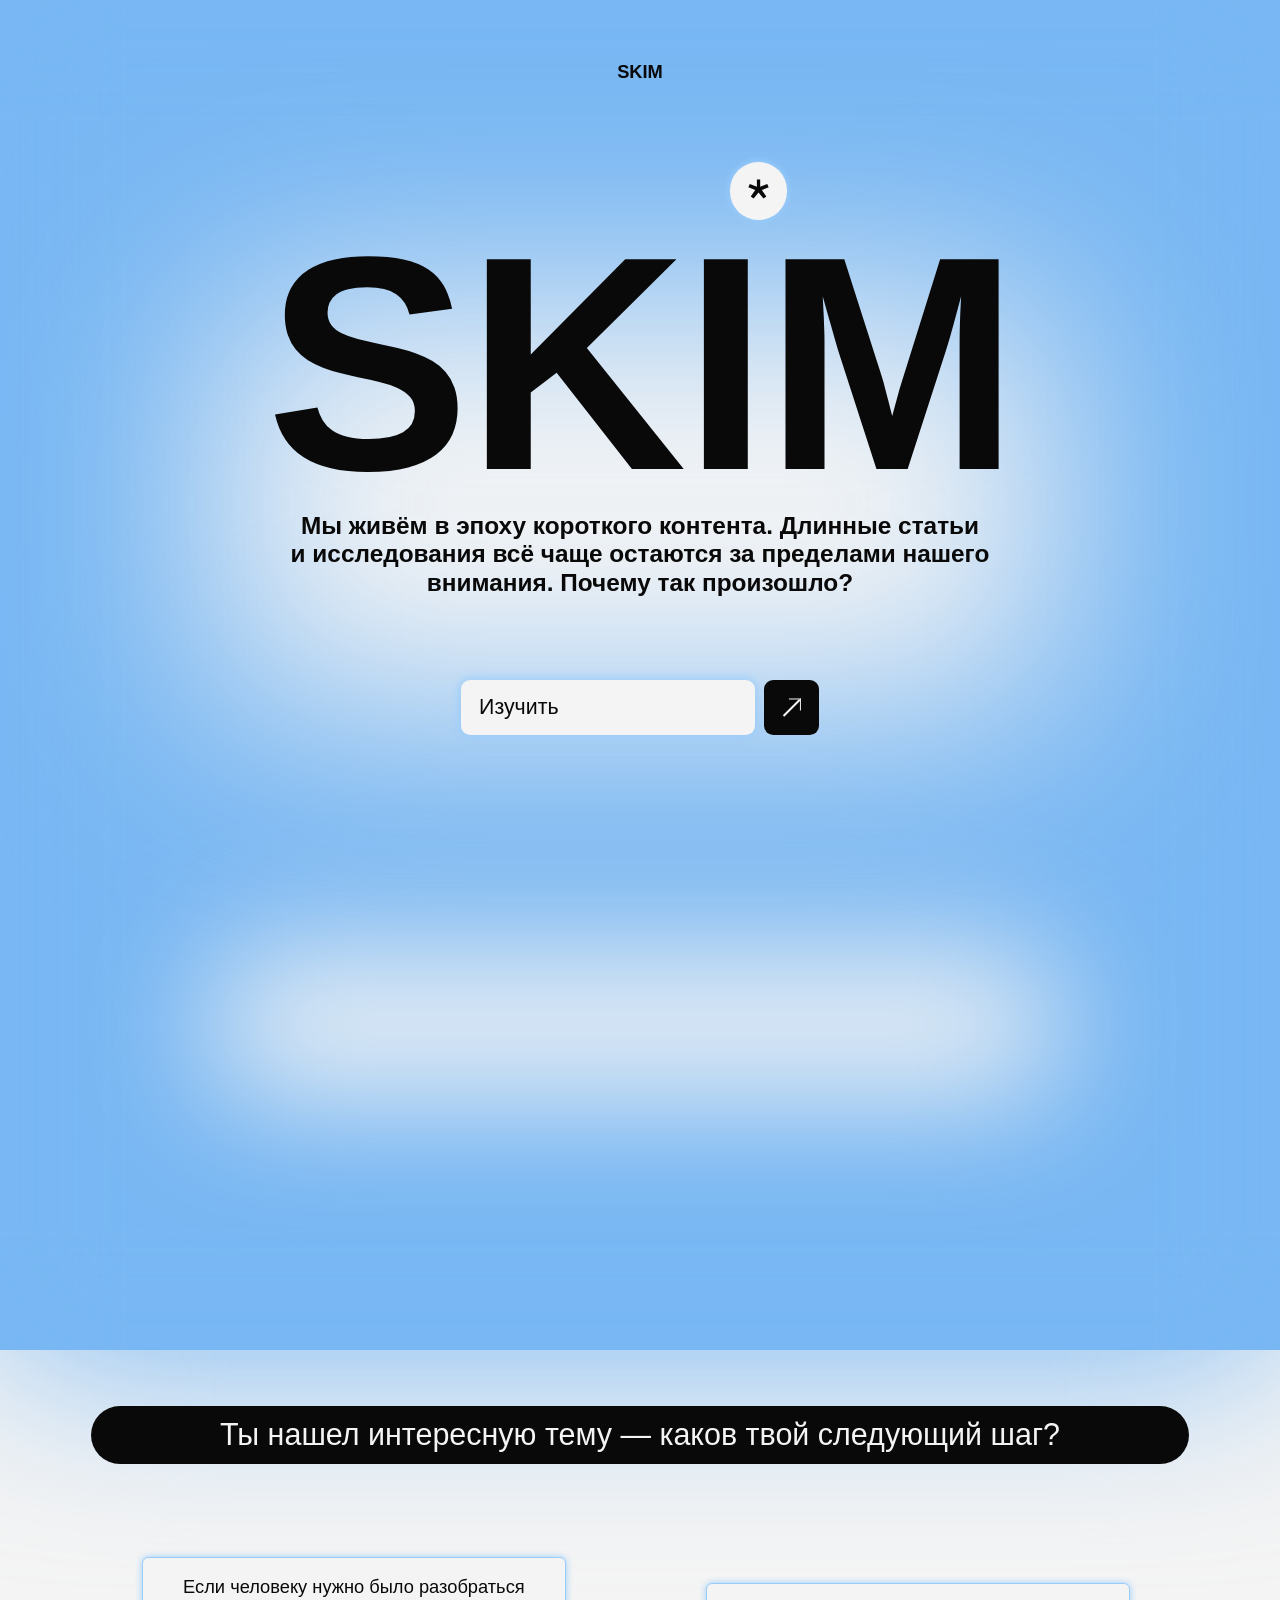
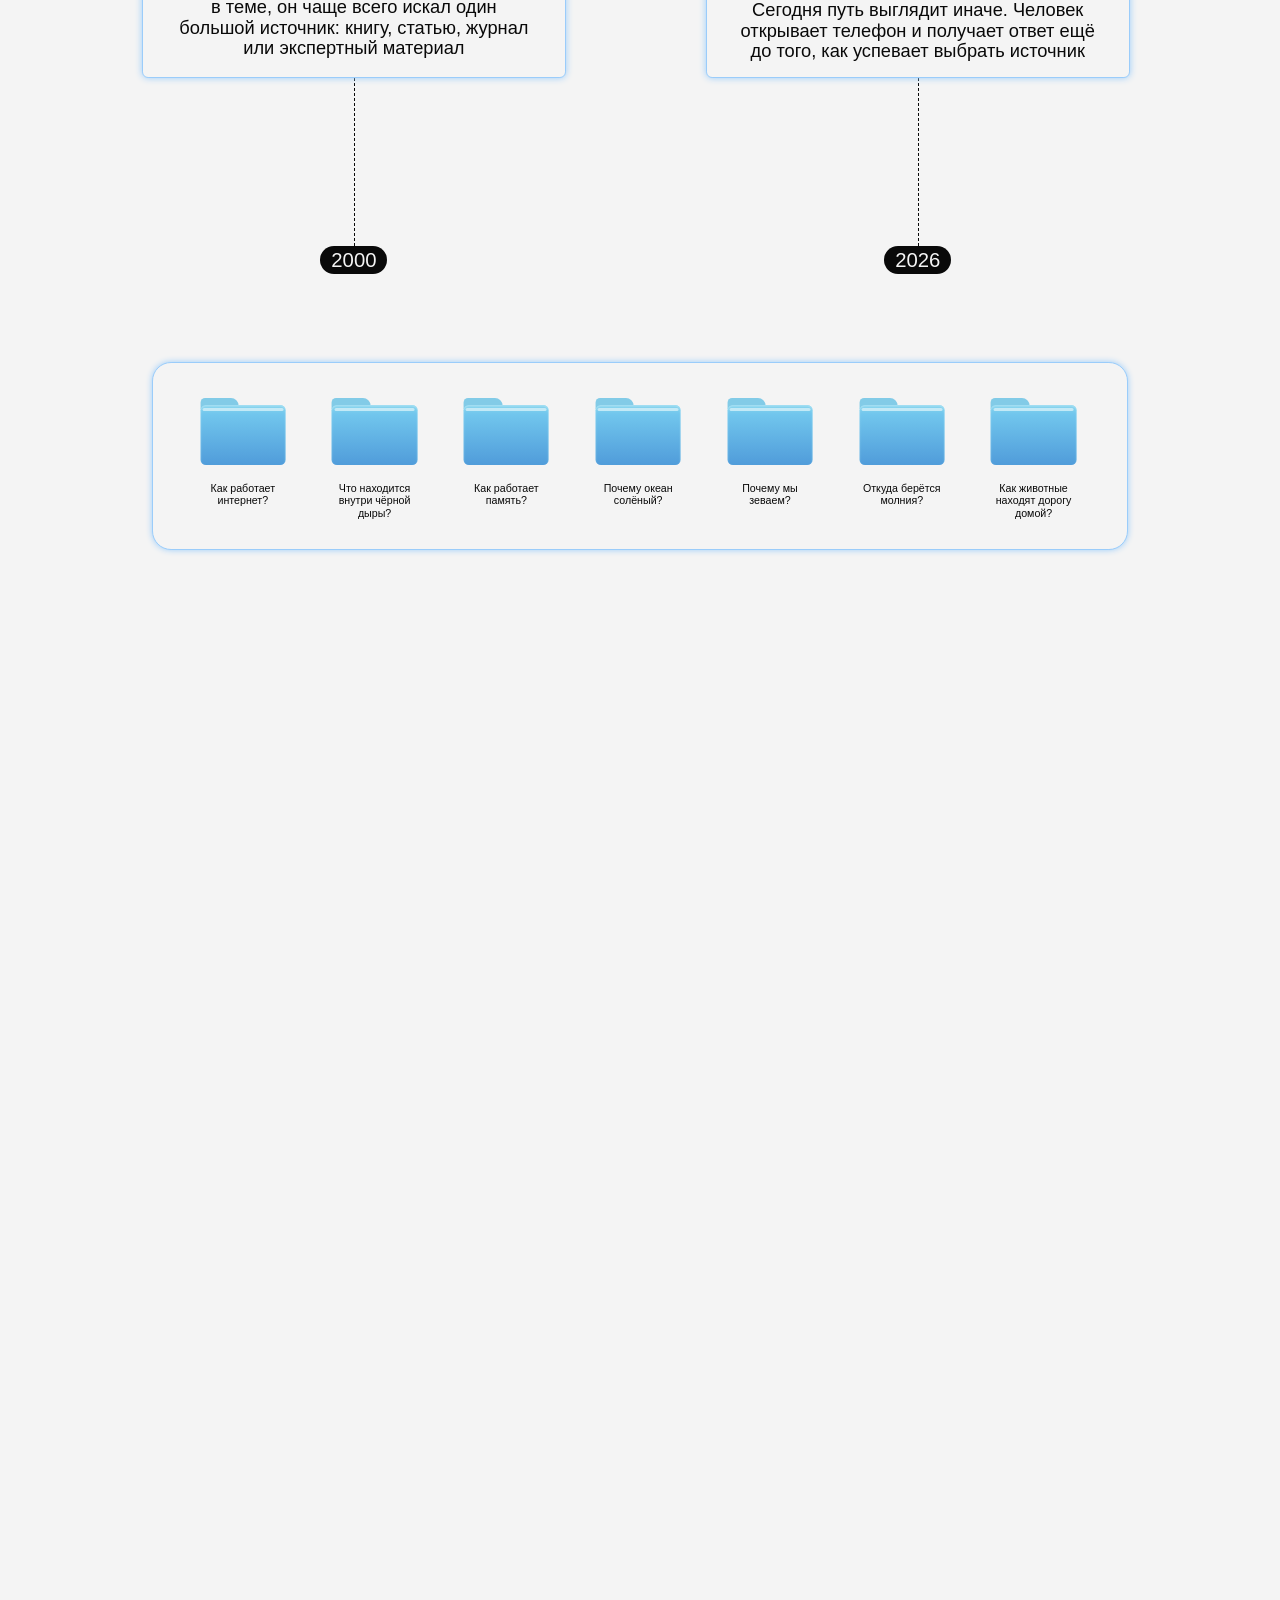
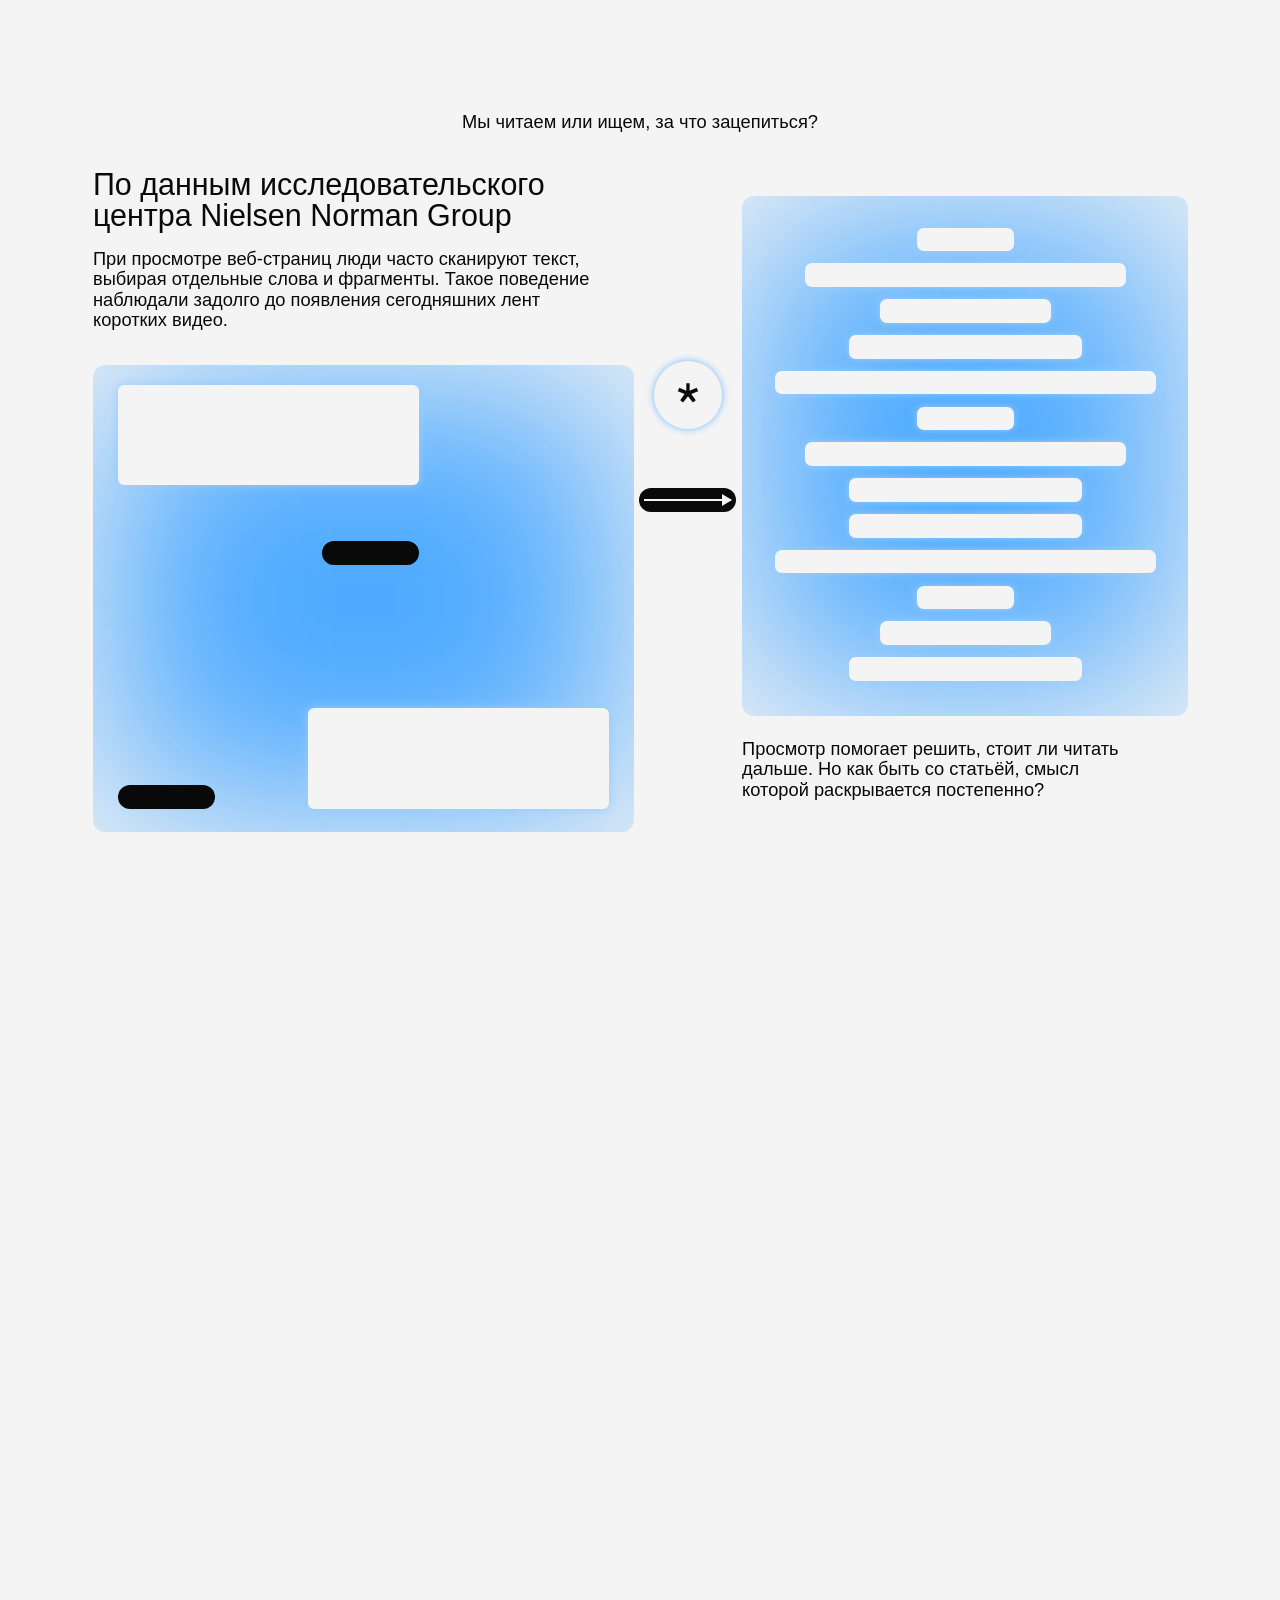
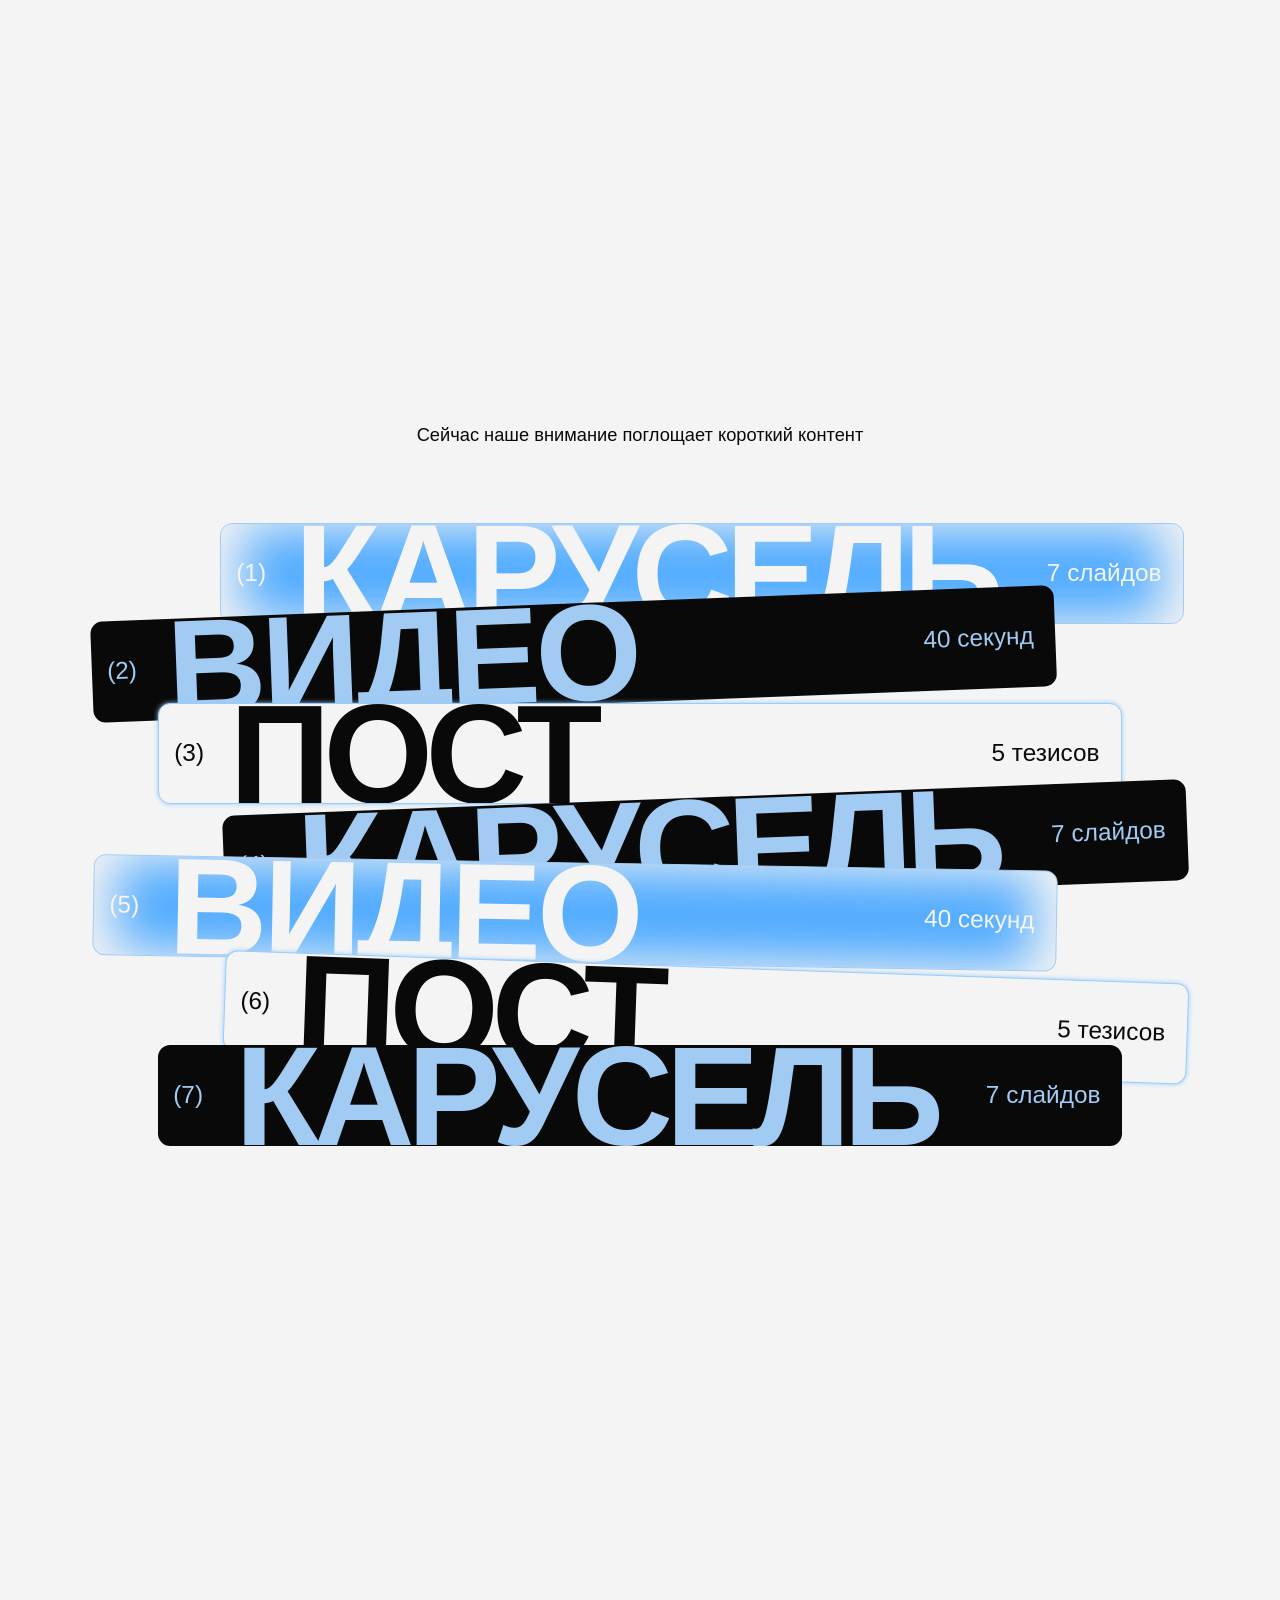
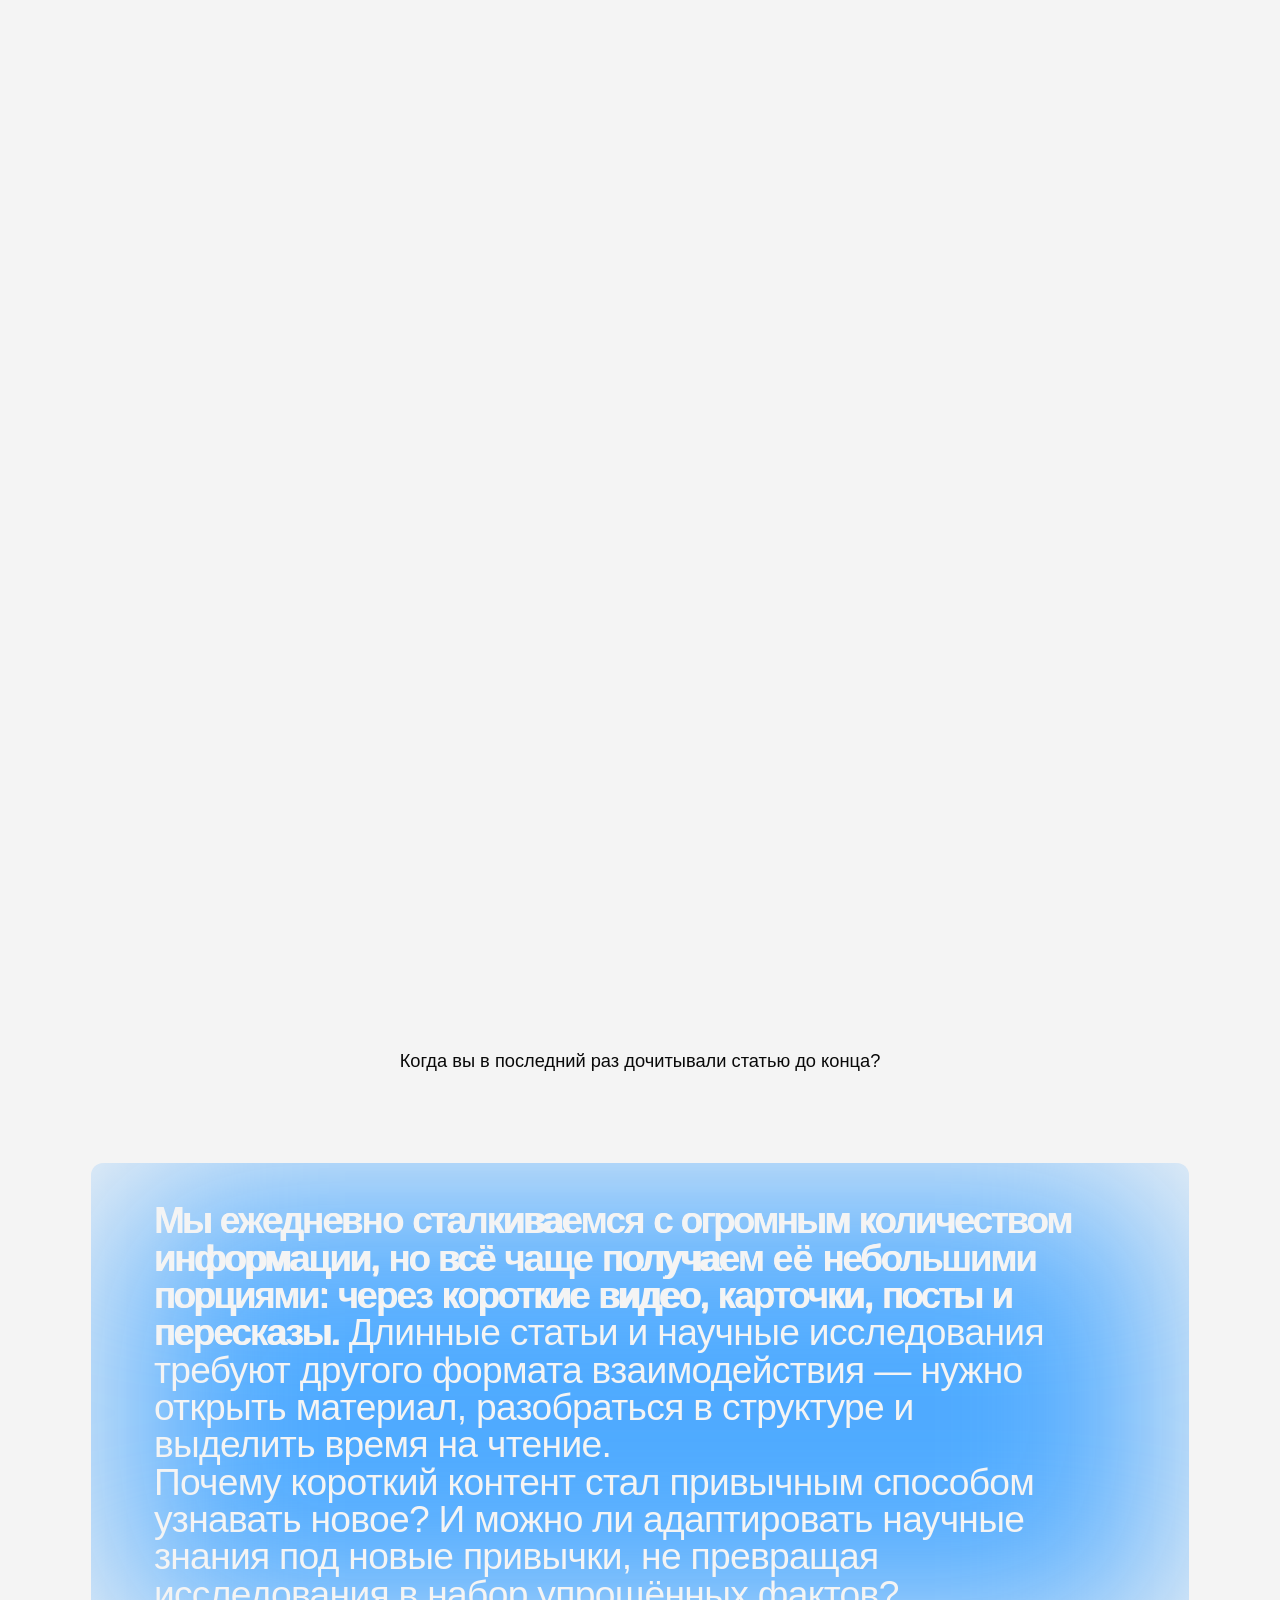
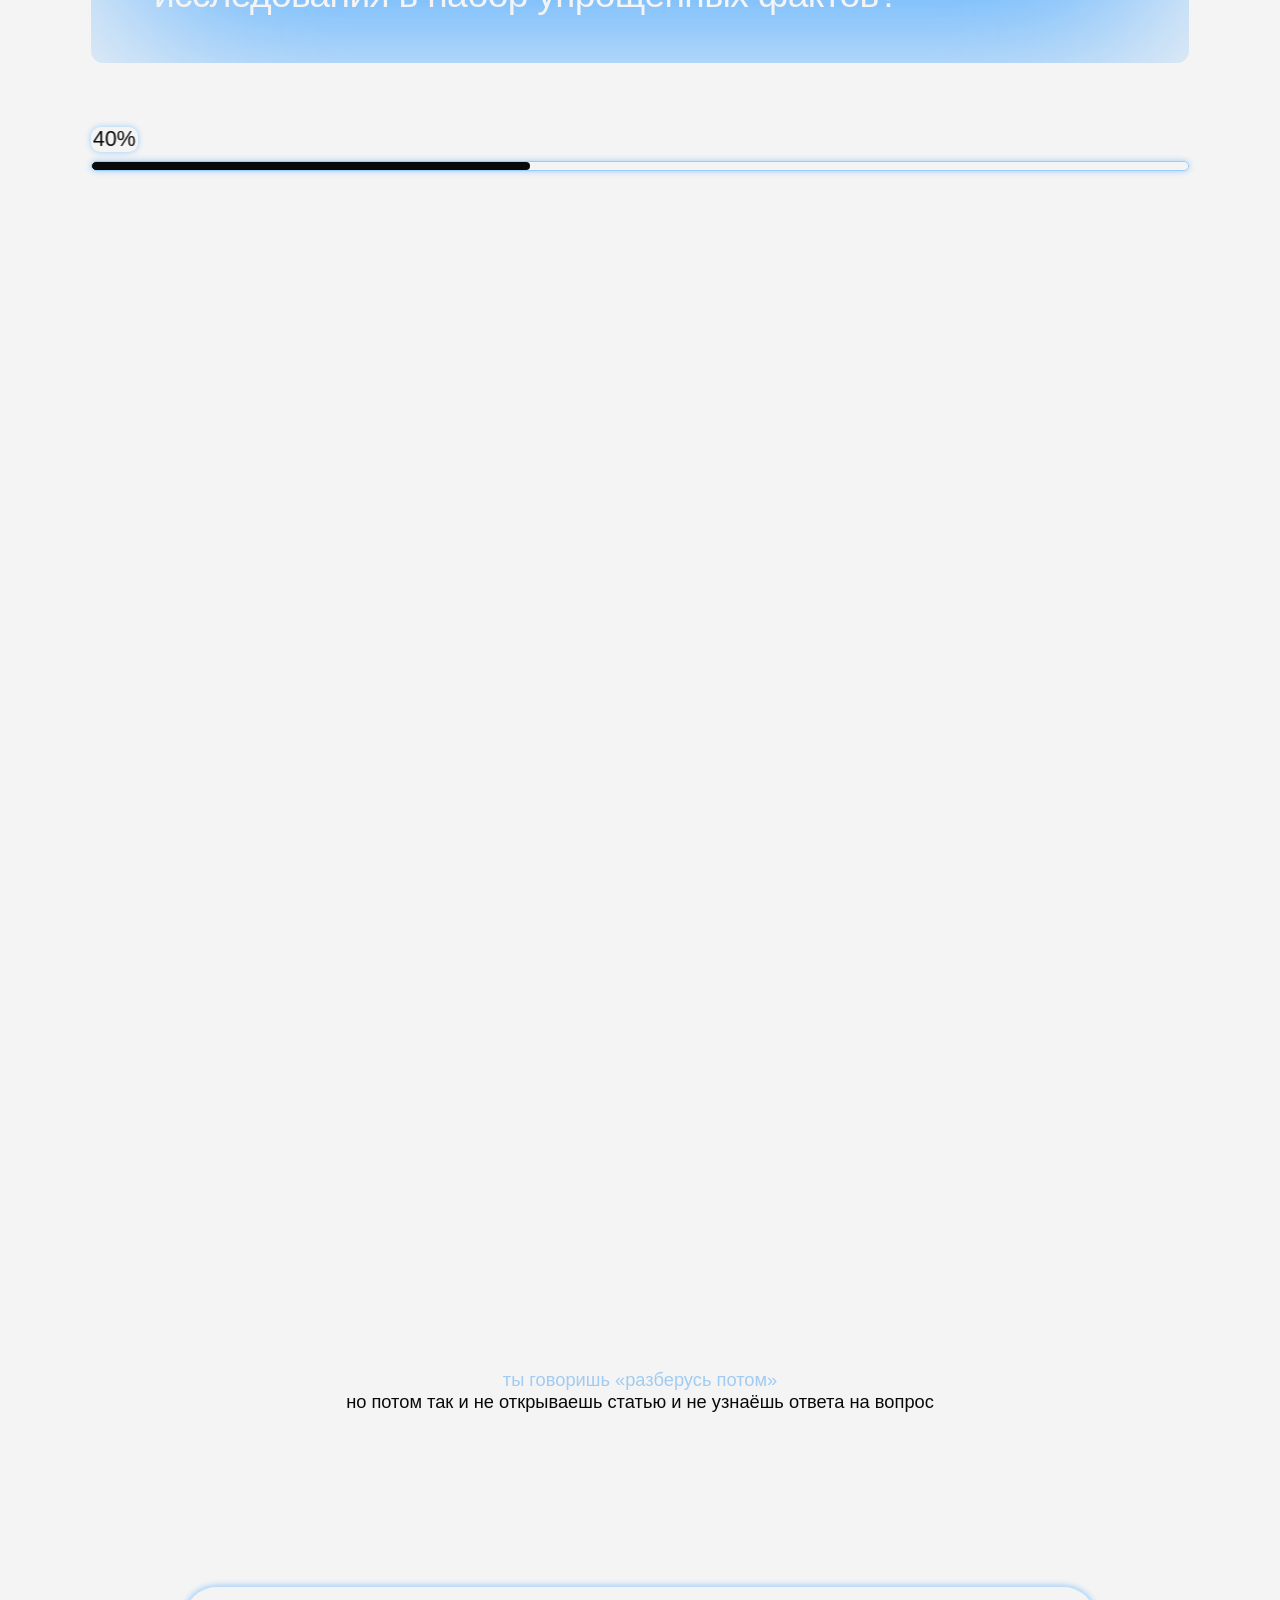
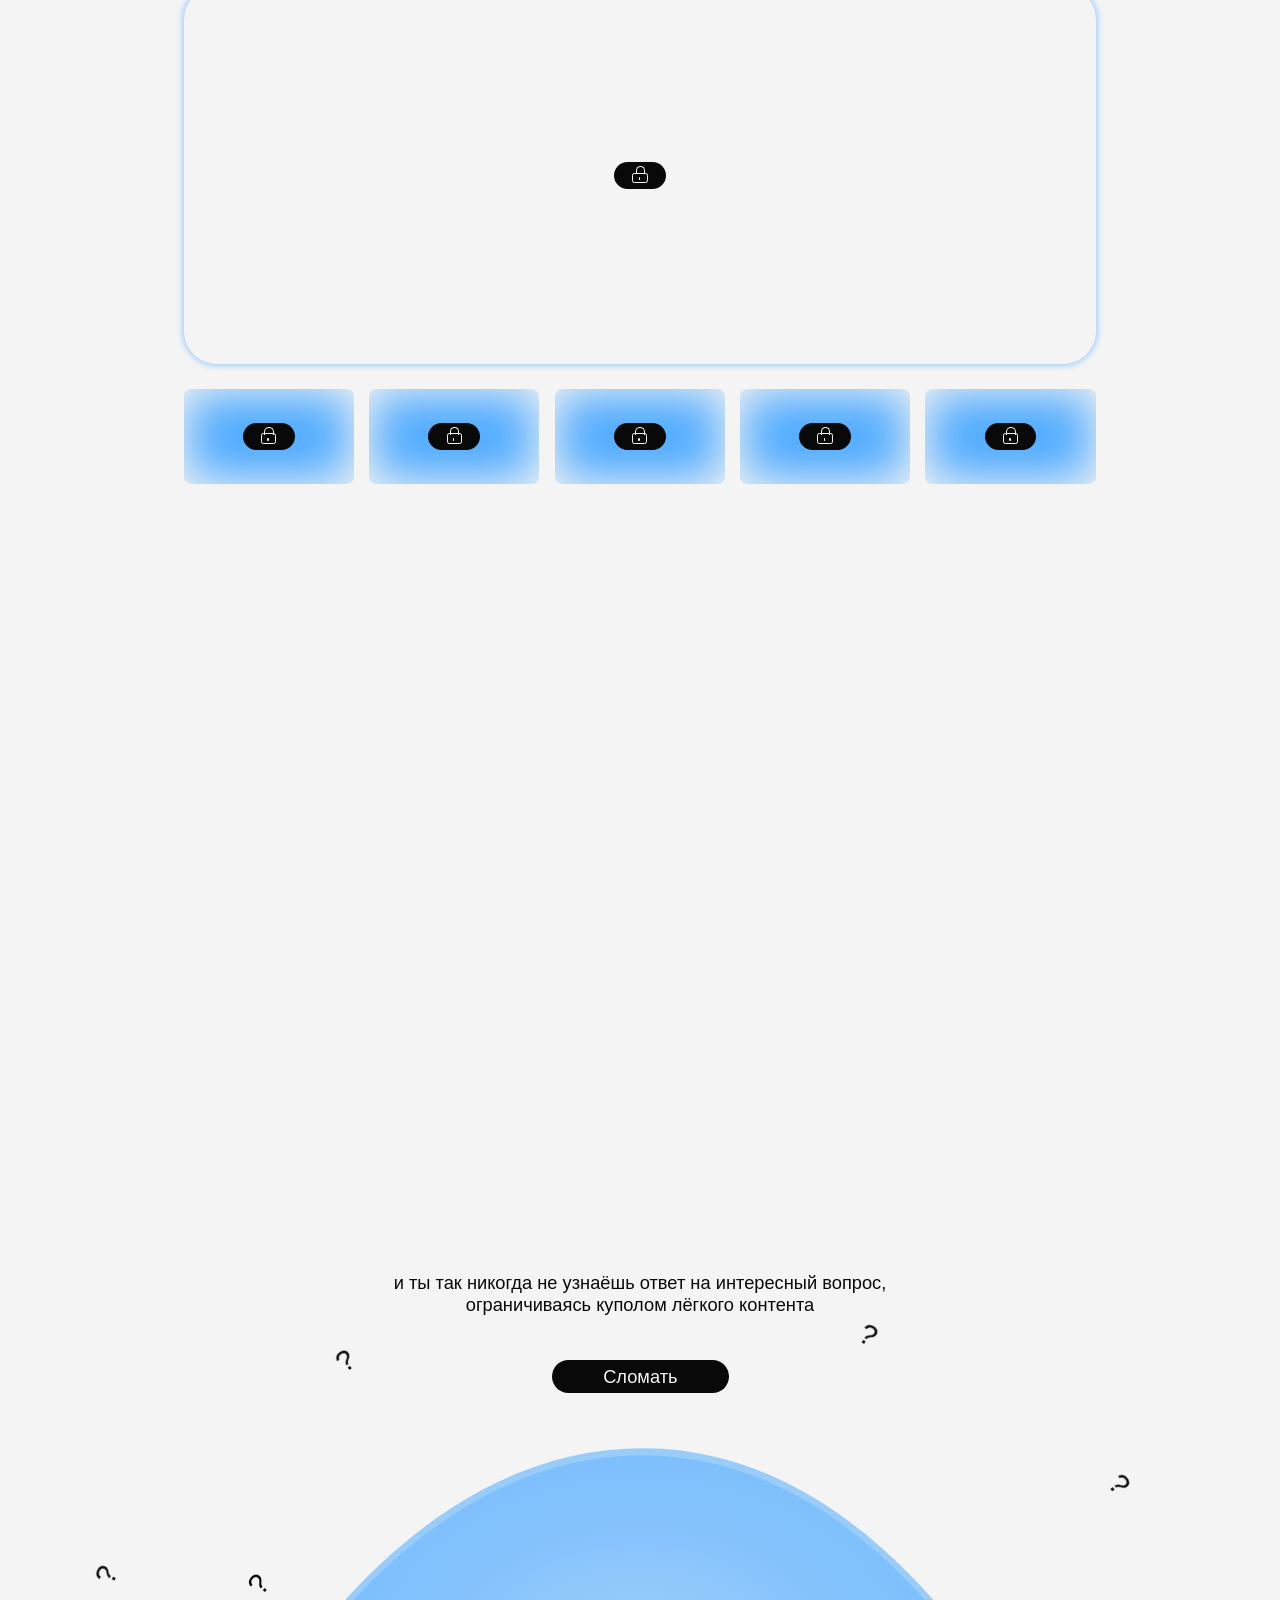
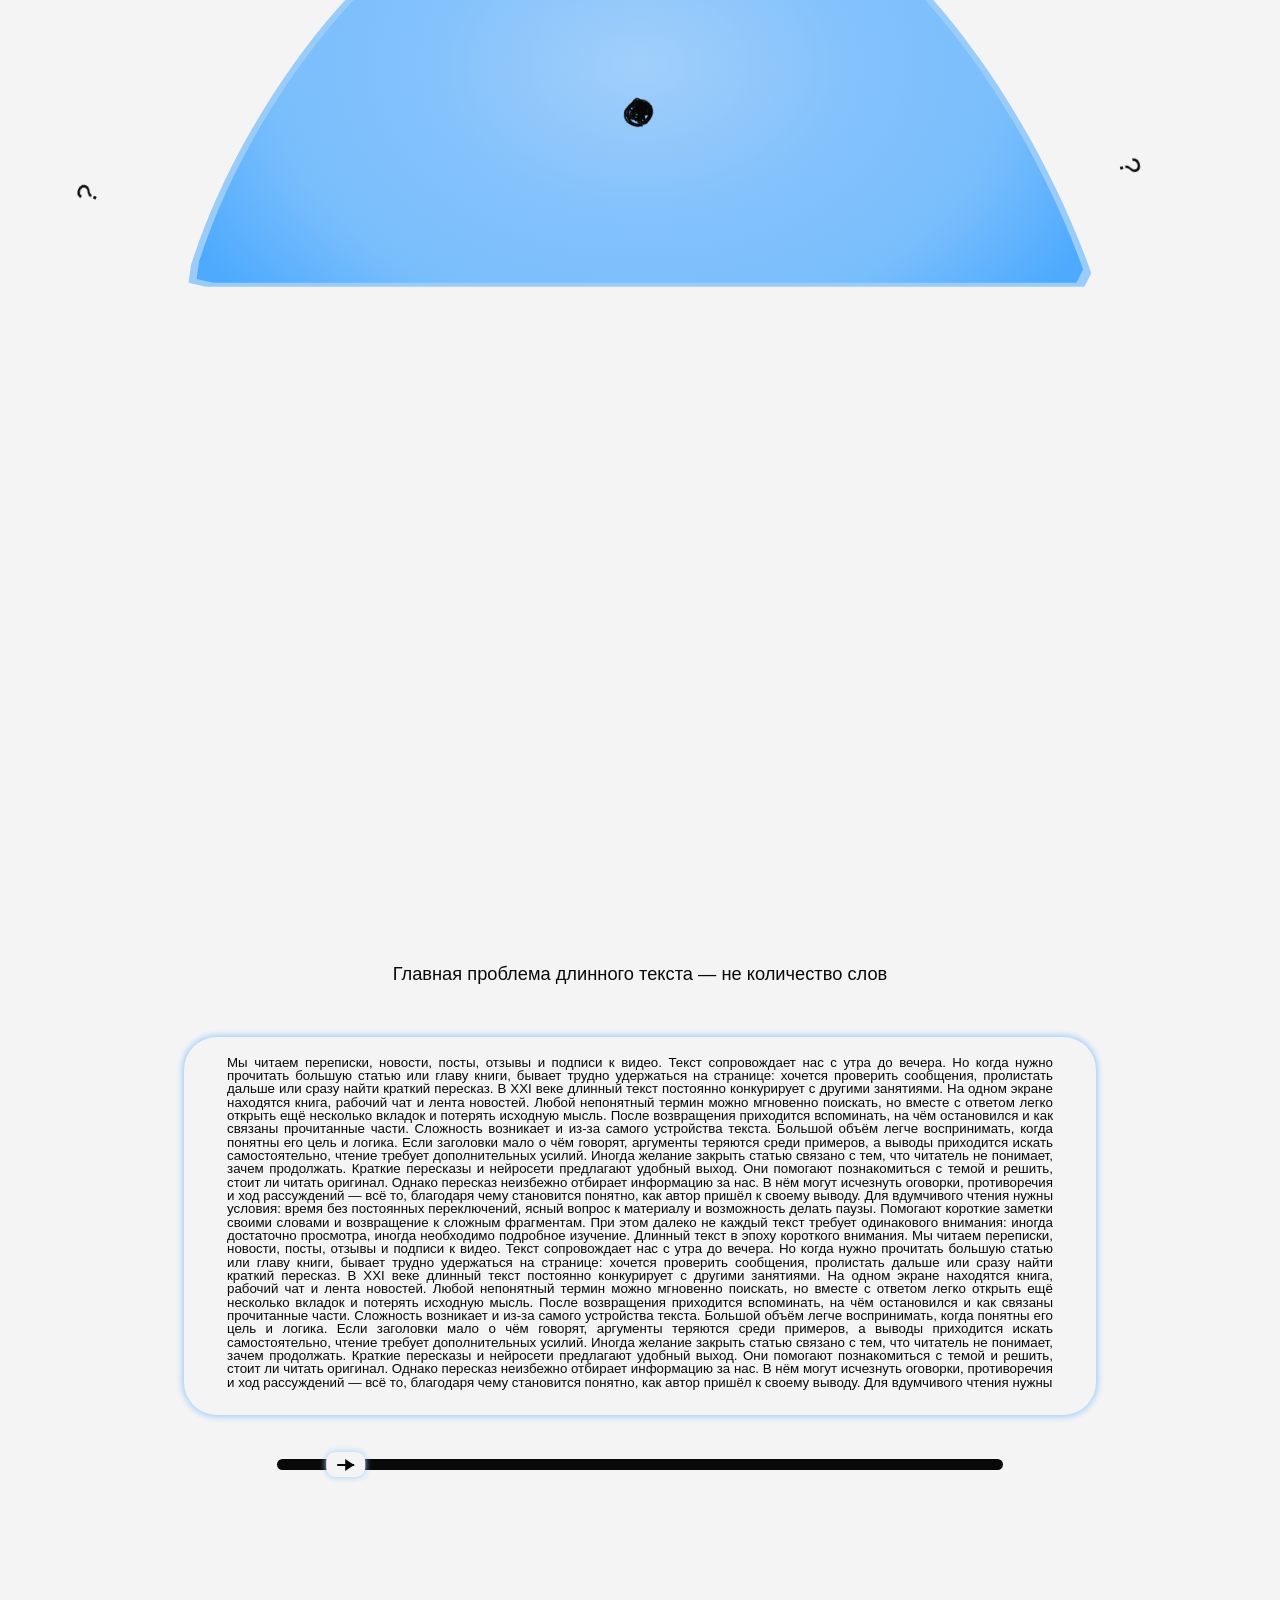
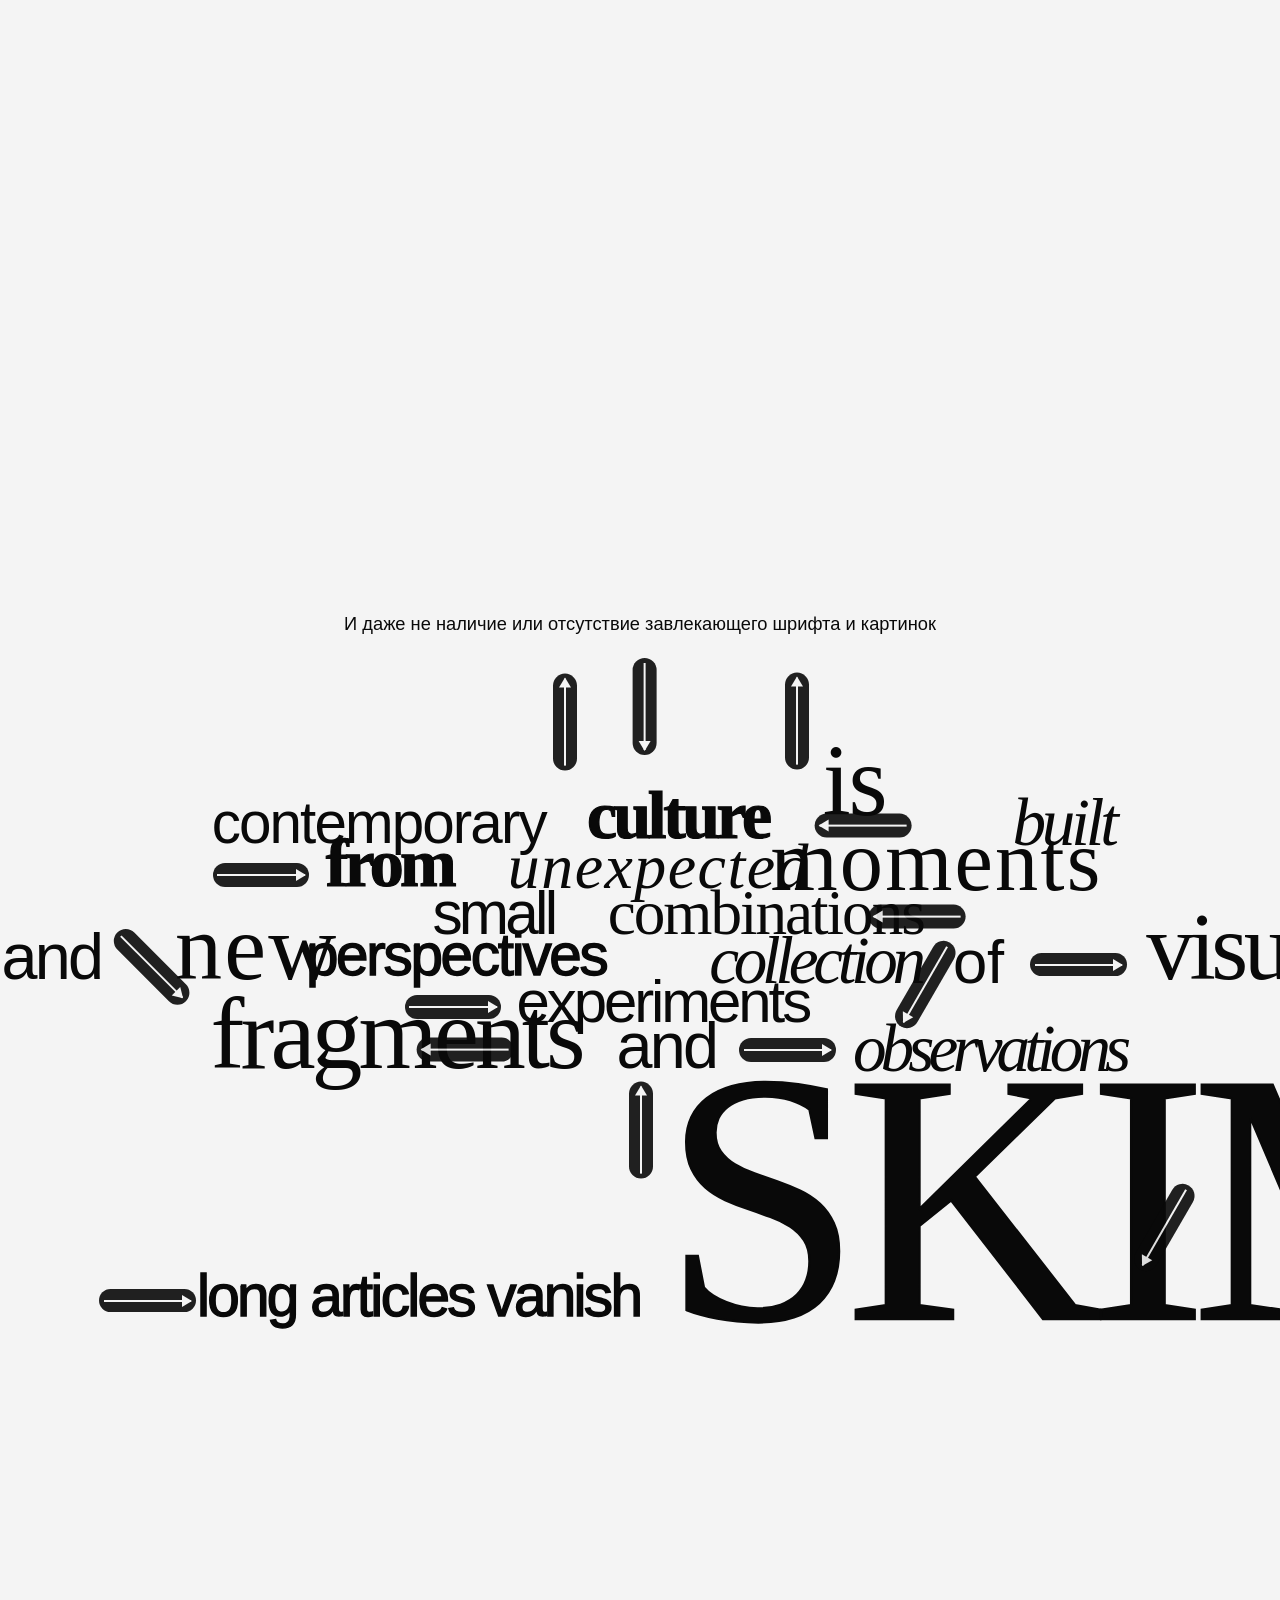
<file: index.html>
<!doctype html>
<html lang="ru">
<head>
  <meta charset="utf-8">
  <meta name="viewport" content="width=device-width,initial-scale=1">
  <meta name="description" content="SKIM — интерактивный лонгрид о чтении и коротком контенте">
  <title>SKIM — как мы читаем</title>
  <link rel="stylesheet" href="stylesheet/skim.css">
  <link rel="stylesheet" href="stylesheet/dome.css">
  <link rel="stylesheet" href="stylesheet/part2.css?v=indicator-2">
  <link rel="stylesheet" href="stylesheet/revision.css?v=scroll-linked-1">
  <script src="geometry.js" defer></script>
  <script src="playback.js?v=scroll-slower-1" defer></script>
  <script src="part2-data.js?v=1" defer></script>
  <script src="part2.js?v=scroll-slower-1" defer></script>
  <script src="script.js?v=scroll-slower-1" defer></script>
  <script src="interactions.js?v=unexpected-2" defer></script>
</head>
<body>
<a class="skip" href="#screen-2">К содержанию</a>
<main>
<!-- 01: cover -->
<section id="screen-1" class="scene" data-scene="cover" aria-label="Экран 1"><div class="cover-atmosphere" aria-hidden="true"><i></i></div><div class="composition">
<p class="cover-brand">SKIM</p>
<h1 class="cover-title">SKIM</h1>
<p class="cover-description">Мы живём в эпоху короткого контента. Длинные статьи и исследования всё чаще остаются за пределами нашего внимания. Почему так произошло?</p>
<div class="definition">
  <button class="definition-trigger star-badge" aria-label="Значение слова SKIM" aria-expanded="false" data-tooltip-key="cover"><i class="asterisk" aria-hidden="true"></i></button>
</div>
<a class="learn explore-button" href="#screen-2"><span class="explore-label">Изучить</span><span class="explore-arrow" aria-hidden="true"><i></i></span></a>

</div></section>

<!-- 02: folders -->
<section id="screen-2" class="scene" data-scene="folders" aria-label="Экран 2"><div class="composition">

<h2 class="folder-heading">Ты нашел интересную тему — каков твой следующий шаг?</h2>
<div class="history-card history-card--past"><p>Если человеку нужно было разобраться<br> в теме, он чаще всего искал один<br> большой источник: книгу, статью, журнал<br> или экспертный материал</p></div>
<div class="history-card history-card--present"><p>Сегодня путь выглядит иначе. Человек<br> открывает телефон и получает ответ ещё<br> до того, как успевает выбрать источник</p></div>
<div class="history-connector history-connector--past" aria-hidden="true"></div><div class="history-connector history-connector--present" aria-hidden="true"></div>
<div class="year year--past"><span>2000</span></div><div class="year year--present"><span>2026</span></div>
<div class="folder-window"><div class="folder-viewport"><ul class="folder-tape"><li><div class="folder-icon" aria-hidden="true"><i></i></div><p>Почему исчезли динозавры?</p></li><li><div class="folder-icon" aria-hidden="true"><i></i></div><p>Как работает искусственный интеллект?</p></li><li><div class="folder-icon" aria-hidden="true"><i></i></div><p>Почему небо голубое?</p></li><li><div class="folder-icon" aria-hidden="true"><i></i></div><p>Как появилась жизнь на Земле?</p></li><li><div class="folder-icon" aria-hidden="true"><i></i></div><p>Почему мы видим сны?</p></li><li><div class="folder-icon" aria-hidden="true"><i></i></div><p>Как работает интернет?</p></li><li><div class="folder-icon" aria-hidden="true"><i></i></div><p>Что находится внутри чёрной дыры?</p></li><li><div class="folder-icon" aria-hidden="true"><i></i></div><p>Как работает память?</p></li><li><div class="folder-icon" aria-hidden="true"><i></i></div><p>Почему океан солёный?</p></li><li><div class="folder-icon" aria-hidden="true"><i></i></div><p>Почему мы зеваем?</p></li><li><div class="folder-icon" aria-hidden="true"><i></i></div><p>Откуда берётся молния?</p></li><li><div class="folder-icon" aria-hidden="true"><i></i></div><p>Как животные находят дорогу домой?</p></li></ul></div></div>

</div></section>

<!-- 03: scan -->
<section id="screen-3" class="scene" data-scene="scan" aria-label="Экран 3"><div class="composition">

<h2 class="scene-heading">Мы читаем или ищем, за что зацепиться?</h2>
<div class="scan-intro"><h3>По данным исследовательского<br> центра Nielsen Norman Group</h3><p>При просмотре веб-страниц люди часто сканируют текст,<br> выбирая отдельные слова и фрагменты. Такое поведение<br> наблюдали задолго до появления сегодняшних лент<br> коротких видео.</p></div>
<div class="scan-panel scan-panel--left"><div class="white-block white-block--top"></div><div class="white-block white-block--bottom"></div><i class="scanner scanner--one" data-direction="-1"></i><i class="scanner scanner--two" data-direction="1"></i></div>
<button class="scan-star star-badge" type="button" data-tooltip-key="scan" aria-label="О последовательном чтении" aria-expanded="false"><i class="asterisk" aria-hidden="true"></i></button>
<div class="scan-arrow arrow"><i></i></div>
<div class="scan-panel scan-panel--right"><div class="placed scan-line" style="--x:230;--y:42;--w:127;--h:31;"></div><div class="placed scan-line" style="--x:82;--y:89;--w:422;--h:31;"></div><div class="placed scan-line" style="--x:181;--y:136;--w:224;--h:31;"></div><div class="placed scan-line" style="--x:140;--y:183;--w:306;--h:31;"></div><div class="placed scan-line" style="--x:43;--y:230;--w:500;--h:31;"></div><div class="placed scan-line" style="--x:230;--y:277;--w:127;--h:31;"></div><div class="placed scan-line" style="--x:82;--y:324;--w:422;--h:31;"></div><div class="placed scan-line" style="--x:140;--y:371;--w:306;--h:31;"></div><div class="placed scan-line" style="--x:140;--y:418;--w:306;--h:31;"></div><div class="placed scan-line" style="--x:43;--y:465;--w:500;--h:31;"></div><div class="placed scan-line" style="--x:230;--y:512;--w:127;--h:31;"></div><div class="placed scan-line" style="--x:181;--y:559;--w:224;--h:31;"></div><div class="placed scan-line" style="--x:140;--y:606;--w:306;--h:31;"></div></div>
<p class="scan-caption">Просмотр помогает решить, стоит ли читать<br> дальше. Но как быть со статьёй, смысл<br> которой раскрывается постепенно?</p>

</div></section>

<!-- 04: cards -->
<section id="screen-4" class="scene scene--extended" data-scene="cards" aria-label="Экран 4"><div class="composition">
<h2 class="scene-heading">Сейчас наше внимание поглощает короткий контент</h2><div class="placed card-motion" style="--x:288.5;--y:193.3;--w:1265;--h:132;"><article class="content-card content-card--blue" style="--angle:0deg"><span class="card-number">(1)</span><h3 style="--title-x:96.467;--title-y:-24.847;--title-size:184.119;--title-track:-9.507;">КАРУСЕЛЬ</h3><p>7 слайдов</p></article></div><div class="placed card-motion" style="--x:118.56;--y:323.31;--w:1265;--h:132;"><article class="content-card content-card--black" style="--angle:-2.2deg"><span class="card-number">(2)</span><h3 style="--title-x:98.980;--title-y:-23.851;--title-size:179.775;--title-track:-5.852;">ВИДЕО</h3><p>40 секунд</p></article></div><div class="placed card-motion" style="--x:208;--y:429.8;--w:1265;--h:132;"><article class="content-card content-card--white" style="--angle:0deg"><span class="card-number">(3)</span><h3 style="--title-x:92.660;--title-y:-24.838;--title-size:184.780;--title-track:-9.622;">ПОСТ</h3><p>5 тезисов</p></article></div><div class="placed card-motion" style="--x:291.19;--y:577.1;--w:1265;--h:132;"><article class="content-card content-card--black" style="--angle:-2.2deg"><span class="card-number">(4)</span><h3 style="--title-x:96.467;--title-y:-24.847;--title-size:184.119;--title-track:-9.507;">КАРУСЕЛЬ</h3><p>7 слайдов</p></article></div><div class="placed card-motion" style="--x:122.75;--y:627.89;--w:1265;--h:132;"><article class="content-card content-card--blue" style="--angle:1deg"><span class="card-number">(5)</span><h3 style="--title-x:98.000;--title-y:-23.851;--title-size:179.775;--title-track:-5.852;">ВИДЕО</h3><p>40 секунд</p></article></div><div class="placed card-motion" style="--x:296;--y:752.8;--w:1265;--h:132;"><article class="content-card content-card--white" style="--angle:2deg"><span class="card-number">(6)</span><h3 style="--title-x:92.660;--title-y:-24.838;--title-size:184.780;--title-track:-9.622;">ПОСТ</h3><p>5 тезисов</p></article></div><div class="placed card-motion" style="--x:208;--y:878.49;--w:1265;--h:132;"><article class="content-card content-card--black" style="--angle:0deg"><span class="card-number">(7)</span><h3 style="--title-x:100.967;--title-y:-23.050;--title-size:184.112;--title-track:-9.507;">КАРУСЕЛЬ</h3><p>7 слайдов</p></article></div>
</div></section>

<!-- 05: phrase -->
<section id="screen-5" class="scene" data-scene="phrase" aria-label="Экран 5"><div class="composition">
<p class="revealing-phrase">Здесь всё сразу понятно... Знакомая картинка,<br> короткое объяснение, готовый вывод</p>
</div></section>

<!-- 06: reading -->
<section id="screen-6" class="scene scene--extended" data-scene="reading" aria-label="Экран 6"><div class="composition">

<h2 class="scene-heading">Когда вы в последний раз дочитывали статью до конца?</h2>
<div class="reading-panel blue-panel">
<p class="reading-paragraph">Мы ежедневно сталкиваемся с огромным количеством<br class="desktop-break"> информации, но всё чаще получаем её небольшими<br class="desktop-break"> порциями: через короткие видео, карточки, посты и<br class="desktop-break"> пересказы. Длинные статьи и научные исследования<br class="desktop-break"> требуют другого формата взаимодействия — нужно<br class="desktop-break"> открыть материал, разобраться в структуре и<br class="desktop-break"> выделить время на чтение.</p>
<p>Почему короткий контент стал привычным способом<br class="desktop-break"> узнавать новое? И можно ли адаптировать научные<br class="desktop-break"> знания под новые привычки, не превращая<br class="desktop-break"> исследования в набор упрощённых фактов?</p>
</div>
<div class="read-counter" aria-label="Прогресс чтения"><div class="counter-tape"><span>5%</span><span>10%</span><span>15%</span><span>20%</span><span>25%</span><span>30%</span><span>35%</span><span>40%</span></div></div>
<div class="read-track"><div class="read-runner"></div></div>

</div></section>

<!-- 07: locks -->
<section id="screen-7" class="scene" data-scene="locks" aria-label="Экран 7"><div class="composition">

<h2 class="scene-heading lock-heading"><span>ты говоришь «разберусь потом»</span><br> но потом так и не открываешь статью и не узнаёшь ответа на вопрос</h2>
<div class="locked-main"><button class="lock-badge" type="button" aria-label="Показать отвлекающее уведомление"><i class="lock" aria-hidden="true"></i><span class="sr-only">Закрыто</span></button></div>
<div class="locked-row"><div class="locked-tile blue-panel"><button class="lock-badge" type="button" aria-label="Показать отвлекающее уведомление"><i class="lock" aria-hidden="true"></i><span class="sr-only">Закрыто</span></button></div><div class="locked-tile blue-panel"><button class="lock-badge" type="button" aria-label="Показать отвлекающее уведомление"><i class="lock" aria-hidden="true"></i><span class="sr-only">Закрыто</span></button></div><div class="locked-tile blue-panel"><button class="lock-badge" type="button" aria-label="Показать отвлекающее уведомление"><i class="lock" aria-hidden="true"></i><span class="sr-only">Закрыто</span></button></div><div class="locked-tile blue-panel"><button class="lock-badge" type="button" aria-label="Показать отвлекающее уведомление"><i class="lock" aria-hidden="true"></i><span class="sr-only">Закрыто</span></button></div><div class="locked-tile blue-panel"><button class="lock-badge" type="button" aria-label="Показать отвлекающее уведомление"><i class="lock" aria-hidden="true"></i><span class="sr-only">Закрыто</span></button></div></div>
</div></section>

<!-- 08: dome -->
<section id="screen-8" class="scene" data-scene="dome" aria-label="Экран 8"><div class="composition">

<div class="dome-intro"><h2 class="scene-heading dome-heading">и ты так никогда не узнаёшь ответ на интересный вопрос,<br> ограничиваясь куполом лёгкого контента</h2>
<button class="break-button pill-button" type="button">Сломать</button></div><div class="dome-illustration">
<span class="placed outer-question" style="--x:1126;--y:339;--w:35;--h:45;--angle:30deg;">?</span><span class="placed outer-question" style="--x:1453;--y:535;--w:35;--h:45;--angle:50deg;">?</span><span class="placed outer-question" style="--x:1463;--y:905;--w:35;--h:45;--angle:75deg;">?</span><span class="placed outer-question" style="--x:129;--y:642;--w:35;--h:45;--angle:-65deg;">?</span><span class="placed outer-question" style="--x:443;--y:365;--w:35;--h:45;--angle:-35deg;">?</span><span class="placed outer-question" style="--x:104;--y:929;--w:35;--h:45;--angle:-65deg;">?</span><span class="placed outer-question" style="--x:329;--y:656;--w:35;--h:45;--angle:-50deg;">?</span><div class="dome-shape" aria-hidden="true"></div><div class="dome-symbols"><span class="placed dome-symbol" style="--x:530;--y:839;--w:42;--h:44;--angle:-42deg;">%</span><span class="placed dome-symbol" style="--x:558;--y:671;--w:42;--h:44;--angle:45deg;">^</span><span class="placed dome-symbol" style="--x:342;--y:971;--w:42;--h:44;--angle:30deg;">@</span><span class="placed dome-symbol" style="--x:764;--y:770;--w:42;--h:44;--angle:0deg;">@</span><span class="placed dome-symbol" style="--x:1011;--y:826;--w:42;--h:44;--angle:0deg;">⌁</span><span class="placed dome-symbol" style="--x:810;--y:567;--w:42;--h:44;--angle:0deg;">~</span><span class="placed dome-symbol" style="--x:546;--y:973;--w:42;--h:44;--angle:50deg;">›</span><span class="placed dome-symbol" style="--x:683;--y:668;--w:42;--h:44;--angle:0deg;">*</span><span class="placed dome-symbol" style="--x:682;--y:914;--w:42;--h:44;--angle:0deg;">*</span><span class="placed dome-symbol" style="--x:828;--y:1015;--w:42;--h:44;--angle:25deg;">@</span><span class="placed dome-symbol" style="--x:911;--y:676;--w:42;--h:44;--angle:30deg;">%</span><span class="placed dome-symbol" style="--x:1115;--y:917;--w:42;--h:44;--angle:0deg;">↗</span><span class="placed dome-symbol" style="--x:1281;--y:954;--w:42;--h:44;--angle:-15deg;">ι</span><span class="placed dome-symbol" style="--x:1030;--y:982;--w:42;--h:44;--angle:0deg;">*</span><span class="placed dome-symbol" style="--x:1080;--y:724;--w:42;--h:44;--angle:0deg;">*</span><span class="placed dome-symbol" style="--x:853;--y:854;--w:42;--h:44;--angle:0deg;">*</span><span class="placed dome-symbol" style="--x:420;--y:871;--w:42;--h:44;--angle:0deg;">*</span></div></div>
</div></section>

<!-- 09: slider -->
<section id="screen-9" class="scene" data-scene="slider" aria-label="Экран 9"><div class="composition">

<h2 class="scene-heading">Главная проблема длинного текста — не количество слов</h2>
<div class="resize-panel"><p class="resize-copy">Мы читаем переписки, новости, посты, отзывы и подписи к видео. Текст сопровождает нас с утра до вечера. Но когда нужно прочитать большую статью или главу книги, бывает трудно удержаться на странице: хочется проверить сообщения, пролистать дальше или сразу найти краткий пересказ. В XXI веке длинный текст постоянно конкурирует с другими занятиями. На одном экране находятся книга, рабочий чат и лента новостей. Любой непонятный термин можно мгновенно поискать, но вместе с ответом легко открыть ещё несколько вкладок и потерять исходную мысль. После возвращения приходится вспоминать, на чём остановился и как связаны прочитанные части. Сложность возникает и из-за самого устройства текста. Большой объём легче воспринимать, когда понятны его цель и логика. Если заголовки мало о чём говорят, аргументы теряются среди примеров, а выводы приходится искать самостоятельно, чтение требует дополнительных усилий. Иногда желание закрыть статью связано с тем, что читатель не понимает, зачем продолжать. Краткие пересказы и нейросети предлагают удобный выход. Они помогают познакомиться с темой и решить, стоит ли читать оригинал. Однако пересказ неизбежно отбирает информацию за нас. В нём могут исчезнуть оговорки, противоречия и ход рассуждений — всё то, благодаря чему становится понятно, как автор пришёл к своему выводу. Для вдумчивого чтения нужны условия: время без постоянных переключений, ясный вопрос к материалу и возможность делать паузы. Помогают короткие заметки своими словами и возвращение к сложным фрагментам. При этом далеко не каждый текст требует одинакового внимания: иногда достаточно просмотра, иногда необходимо подробное изучение. Длинный текст в эпоху короткого внимания. Мы читаем переписки, новости, посты, отзывы и подписи к видео. Текст сопровождает нас с утра до вечера. Но когда нужно прочитать большую статью или главу книги, бывает трудно удержаться на странице: хочется проверить сообщения, пролистать дальше или сразу найти краткий пересказ. В XXI веке длинный текст постоянно конкурирует с другими занятиями. На одном экране находятся книга, рабочий чат и лента новостей. Любой непонятный термин можно мгновенно поискать, но вместе с ответом легко открыть ещё несколько вкладок и потерять исходную мысль. После возвращения приходится вспоминать, на чём остановился и как связаны прочитанные части. Сложность возникает и из-за самого устройства текста. Большой объём легче воспринимать, когда понятны его цель и логика. Если заголовки мало о чём говорят, аргументы теряются среди примеров, а выводы приходится искать самостоятельно, чтение требует дополнительных усилий. Иногда желание закрыть статью связано с тем, что читатель не понимает, зачем продолжать. Краткие пересказы и нейросети предлагают удобный выход. Они помогают познакомиться с темой и решить, стоит ли читать оригинал. Однако пересказ неизбежно отбирает информацию за нас. В нём могут исчезнуть оговорки, противоречия и ход рассуждений — всё то, благодаря чему становится понятно, как автор пришёл к своему выводу. Для вдумчивого чтения нужны условия: время без постоянных переключений, ясный вопрос к материалу и возможность делать паузы. Помогают короткие заметки своими словами и возвращение к сложным фрагментам. При этом далеко не каждый текст требует одинакового внимания: иногда достаточно просмотра, иногда необходимо подробное изучениеДлинный текст в эпоху короткого внимания Мы читаем переписки, новости, посты, отзывы и подписи к видео. Текст сопровождает нас с утра до вечера. Но когда нужно прочитать большую статью или главу книги, бывает трудно удержаться на странице: хочется проверить сообщения, пролистать дальше или сразу найти краткий пересказ. В XXI веке длинный текст постоянно конкурирует с другими занятиями. На одном экране находятся книга, рабочий чат и лента новостей. Любой непонятный термин можно мгновенно поискать, но вместе с ответом легко открыть ещё несколько вкладок и потерять исходную мысль. После возвращения приходится вспоминать, на чём остановился и как связаны прочитанные части. Сложность возникает и из-за самого устройства текста. Большой объём легче воспринимать, когда понятны его цель и логика. Если заголовки мало о чём говорят, аргументы теряются среди примеров, а выводы приходится искать самостоятельно, чтение требует дополнительных усилий. Иногда желание закрыть статью связано с тем, что читатель не понимает, зачем продолжать. Краткие пересказы и нейросети предлагают удобный выход. Они помогают познакомиться с темой и решить, стоит ли читать оригинал. Однако пересказ неизбежно отбирает информацию за нас. В нём могут исчезнуть оговорки, противоречия и ход рассуждений — всё то, благодаря чему становится понятно, как автор пришёл к своему выводу.</p></div>
<div class="text-size-control"><label class="sr-only" for="text-size">Размер текста</label><div class="size-track" aria-hidden="true"></div><span class="size-thumb" aria-hidden="true"><i></i></span><input id="text-size" type="range" min="10" max="38" value="12" step="1" aria-label="Размер текста"></div>

</div></section>

<!-- 10: final -->
<section id="screen-10" class="scene scene--extended" data-scene="final" aria-label="Экран 10"><div class="composition">
<h2 class="scene-heading">И даже не наличие или отсутствие завлекающего шрифта и картинок</h2><div class="collage"><span class="placed collage-word collage-skim" style="--x:869.113;--y:596.469;--font:470.000;--tracking:-20.895;font-family:SkimCondensed, &quot;Bodoni MT Condensed&quot;, &quot;Times New Roman&quot;, serif;">SKIM</span><span class="placed collage-word sans" style="--x:277.800;--y:300.023;--font:76.593;--tracking:-2.478;font-family:SkimArial, Arial, sans-serif;">contemporary</span><span class="placed collage-word serif-heavy" style="--x:770.300;--y:284.742;--font:88.824;--tracking:-4.465;font-family:&quot;Times New Roman&quot;, serif;">culture</span><span class="placed collage-word condensed" style="--x:1080;--y:218;--font:132;--tracking:-3;">is</span><span class="placed collage-word serif-italic" style="--x:1328.800;--y:294.460;--font:88.060;--tracking:-5.390;font-family:SkimBodoni, &quot;Bodoni MT&quot;, &quot;Times New Roman&quot;, serif;">built</span><span class="placed collage-word serif-heavy" style="--x:427.400;--y:346.833;--font:89.275;--tracking:-4.957;font-family:&quot;Times New Roman&quot;, serif;">from</span><span class="placed collage-word serif-italic" style="--x:666.500;--y:354.487;--font:83.846;--tracking:1.957;font-family:SkimBodoni, &quot;Bodoni MT&quot;, &quot;Times New Roman&quot;, serif;">unexpected</span><span class="placed collage-word condensed" style="--x:1011.200;--y:332.062;--font:113.393;--tracking:2.870;font-family:SkimCondensed, &quot;Bodoni MT Condensed&quot;, &quot;Times New Roman&quot;, serif;">moments</span><span class="placed collage-word sans" style="--x:567.600;--y:417.605;--font:79.178;--tracking:-4.963;font-family:SkimArial, Arial, sans-serif;">small</span><span class="placed collage-word condensed" style="--x:797.700;--y:416.487;--font:82.958;--tracking:-2.679;font-family:Times New Roman;">combinations</span><span class="placed collage-word sans" style="--x:2.100;--y:472.960;--font:84.932;--tracking:-3.684;font-family:SkimArial, Arial, sans-serif;">and</span><span class="placed collage-word condensed" style="--x:229.700;--y:439.590;--font:123.556;--tracking:2.886;font-family:SkimCondensed, &quot;Bodoni MT Condensed&quot;, &quot;Times New Roman&quot;, serif;">new</span><span class="placed collage-word sans-heavy" style="--x:401.500;--y:473.423;--font:76.739;--tracking:-3.016;font-family:SkimArial, Arial, sans-serif;">perspectives</span><span class="placed collage-word serif-italic" style="--x:930.800;--y:474.560;--font:88.060;--tracking:-6.928;font-family:SkimBodoni, &quot;Bodoni MT&quot;, &quot;Times New Roman&quot;, serif;">collection</span><span class="placed collage-word sans" style="--x:1250.700;--y:480.396;--font:80.811;--tracking:-0.343;font-family:SkimArial, Arial, sans-serif;">of</span><span class="placed collage-word condensed" style="--x:1504.600;--y:440.081;--font:124.615;--tracking:-5.818;font-family:SkimCondensed, &quot;Bodoni MT Condensed&quot;, &quot;Times New Roman&quot;, serif;">visual</span><span class="placed collage-word sans" style="--x:678.000;--y:534.405;--font:78.696;--tracking:-4.056;font-family:SkimArial, Arial, sans-serif;">experiments</span><span class="placed collage-word condensed" style="--x:276.400;--y:548.018;--font:133.647;--tracking:-5.244;font-family:SkimCondensed, &quot;Bodoni MT Condensed&quot;, &quot;Times New Roman&quot;, serif;">fragments</span><span class="placed collage-word sans" style="--x:809.300;--y:589.760;--font:84.932;--tracking:-3.684;font-family:SkimArial, Arial, sans-serif;">and</span><span class="placed collage-word serif-italic" style="--x:1119.400;--y:591.260;--font:88.060;--tracking:-7.693;font-family:SkimBodoni, &quot;Bodoni MT&quot;, &quot;Times New Roman&quot;, serif;">observations</span><span class="placed collage-word sans-heavy" style="--x:258.500;--y:921.923;--font:76.882;--tracking:-3.593;font-family:SkimArial, Arial, sans-serif;">long articles vanish</span><div class="collage-arrows" aria-hidden="true"><div class="placed arrow" style="--x:831;--y:122;--w:127;--h:31;--angle:90deg;"><i></i></div><div class="placed arrow" style="--x:279;--y:391;--w:127;--h:31;--angle:0deg;"><i></i></div><div class="placed arrow" style="--x:149;--y:478;--w:127;--h:31;--angle:45deg;"><i></i></div><div class="placed arrow" style="--x:1223;--y:494;--w:127;--h:31;--angle:120deg;"><i></i></div><div class="placed arrow" style="--x:1537;--y:813;--w:127;--h:31;--angle:120deg;"><i></i></div><div class="placed arrow" style="--x:130;--y:950;--w:127;--h:31;--angle:0deg;"><i></i></div><div class="placed arrow" style="--x:1236;--y:446;--w:127;--h:31;--angle:180deg;"><i></i></div><div class="placed arrow" style="--x:1165;--y:327;--w:127;--h:31;--angle:180deg;"><i></i></div><div class="placed arrow" style="--x:826;--y:774;--w:127;--h:31;--angle:-90deg;"><i></i></div><div class="placed arrow" style="--x:1030;--y:237;--w:127;--h:31;--angle:-90deg;"><i></i></div><div class="placed arrow" style="--x:726;--y:239;--w:127;--h:31;--angle:-90deg;"><i></i></div><div class="placed arrow" style="--x:531;--y:565;--w:127;--h:31;--angle:0deg;"><i></i></div><div class="placed arrow" style="--x:970;--y:621;--w:127;--h:31;--angle:0deg;"><i></i></div><div class="placed arrow" style="--x:1352;--y:509;--w:127;--h:31;--angle:0deg;"><i></i></div><div class="placed arrow" style="--x:643;--y:621;--w:127;--h:31;--angle:180deg;"><i></i></div></div><div class="collage-stars"><button class="placed star-badge" type="button" data-tooltip-key="final-0" aria-expanded="false" style="--x:1547;--y:401;--w:90;--h:90;"><i class="asterisk" aria-hidden="true"></i></button><button class="placed star-badge" type="button" data-tooltip-key="final-1" aria-expanded="false" style="--x:900;--y:231;--w:90;--h:90;"><i class="asterisk" aria-hidden="true"></i></button><button class="placed star-badge" type="button" data-tooltip-key="final-2" aria-expanded="false" style="--x:343;--y:229;--w:90;--h:90;"><i class="asterisk" aria-hidden="true"></i></button><button class="placed star-badge" type="button" data-tooltip-key="final-3" aria-expanded="false" style="--x:1263;--y:259;--w:90;--h:90;"><i class="asterisk" aria-hidden="true"></i></button><button class="placed star-badge" type="button" data-tooltip-key="final-4" aria-expanded="false" style="--x:629;--y:349;--w:90;--h:90;"><i class="asterisk" aria-hidden="true"></i></button><button class="placed star-badge" type="button" data-tooltip-key="final-5" aria-expanded="false" style="--x:952;--y:371;--w:90;--h:90;"><i class="asterisk" aria-hidden="true"></i></button><button class="placed star-badge" type="button" data-tooltip-key="final-6" aria-expanded="false" style="--x:490;--y:421;--w:90;--h:90;"><i class="asterisk" aria-hidden="true"></i></button><button class="placed star-badge" type="button" data-tooltip-key="final-7" aria-expanded="false" style="--x:152;--y:379;--w:90;--h:90;"><i class="asterisk" aria-hidden="true"></i></button><button class="placed star-badge" type="button" data-tooltip-key="final-8" aria-expanded="false" style="--x:150;--y:565;--w:90;--h:90;"><i class="asterisk" aria-hidden="true"></i></button><button class="placed star-badge" type="button" data-tooltip-key="final-9" aria-expanded="false" style="--x:821;--y:476;--w:90;--h:90;"><i class="asterisk" aria-hidden="true"></i></button><button class="placed star-badge" type="button" data-tooltip-key="final-10" aria-expanded="false" style="--x:390;--y:848;--w:90;--h:90;"><i class="asterisk" aria-hidden="true"></i></button><button class="placed star-badge" type="button" data-tooltip-key="final-11" aria-expanded="false" style="--x:1299;--y:546;--w:90;--h:90;"><i class="asterisk" aria-hidden="true"></i></button></div></div>
</div></section>

<!-- Part II: words -->
<section id="screen-11" class="scene scene--extended part-two" data-scene="part2-words" data-part2="words" data-scroll-travel="0.65" data-scroll-lead="0" aria-label="Продолжение: words"><div class="composition p2-canvas">
<p class="p2-quote p2-fading-quote">Увидеть слова. Прочитать предложения. Удержать мысль.</p>
</div></section>

<!-- Part II: notifications -->
<section id="screen-12" class="scene scene--extended part-two" data-scene="part2-notifications" data-part2="notifications" data-scroll-travel="1.35" data-scroll-lead="0" aria-label="Продолжение: notifications"><div class="composition p2-canvas">

<h2 class="p2-top-heading">Проблема начинается раньше: в момент выбора</h2>
<p class="p2-notice-intro">В эксперименте 2015 года телефонные уведомления<br class="p2-desktop-br"> ухудшали выполнение задания на внимание, даже когда<br class="p2-desktop-br"> участники не брали телефон в руки. Иногда достаточно<br class="p2-desktop-br"> самого сигнала.</p>
<div class="p2-notices">
  <article class="p2-notice" data-notice="0" style="--nx:120;--ny:379;"><header><i class="p2-message-icon" aria-hidden="true"></i><span>MESSAGES</span><small>now</small></header><div class="p2-notice-body"><p>Вам может понравиться это видео.</p></div></article>
  <article class="p2-notice" data-notice="1" style="--nx:879;--ny:243;"><header><i class="p2-message-icon" aria-hidden="true"></i><span>MESSAGES</span><small>now</small></header><div class="p2-notice-body"><p>Ты здесь?</p></div></article>
  <article class="p2-notice" data-notice="2" style="--nx:120;--ny:616.09;"><header><i class="p2-message-icon" aria-hidden="true"></i><span>MESSAGES</span><small>now</small></header><div class="p2-notice-body"><p>Посмотри, это всего на минуту.</p></div></article>
  <article class="p2-notice" data-notice="3" style="--nx:879;--ny:481.09;"><header><i class="p2-message-icon" aria-hidden="true"></i><span>MESSAGES</span><small>now</small></header><div class="p2-notice-body"><p>Ты видел, что я скинула?</p></div></article>
</div>
<div class="p2-indicator" role="img" aria-label="Последовательность четырёх уведомлений"><i></i><i></i><i></i><i></i></div>
<p class="p2-notice-outro">Возможно, текст кажется неподъёмным ещё и потому,<br class="p2-desktop-br"> что ему постоянно приходится начинаться заново.</p>

</div></section>

<!-- Part II: question -->
<section id="screen-13" class="scene scene--extended part-two p2-night" data-scene="part2-question" data-part2="question" data-scroll-travel="0.65" data-scroll-lead="0" aria-label="Продолжение: question"><div class="composition p2-canvas">
<p class="p2-quote p2-fading-quote">А твое внимание тоже подвластно отвлечениям?</p>
</div></section>

<!-- Part II: replies -->
<section id="screen-14" class="scene scene--extended part-two p2-night" data-scene="part2-replies" data-part2="replies" data-scroll-travel="1.5" data-scroll-lead="0" aria-label="Продолжение: replies"><div class="composition p2-canvas">

<div class="p2-reply-stack">
<p class="p2-quote p2-reply p2-reply--blue">Статья никуда не делась. Ты всё ещё хочешь разобраться.<br class="p2-desktop-br"> Но каждый раз что-нибудь оказывается срочнее.</p>
<p class="p2-quote p2-reply p2-reply--light">Сколько интересных тебе вещей так и осталось между<br class="p2-desktop-br"> «сохранить» и «когда-нибудь прочитать»?</p>
<p class="p2-quote p2-reply p2-reply--large">Разберусь потом.<br>А сейчас — что-нибудь попроще.</p>
</div>

</div></section>

<!-- Part II: try-reading -->
<section id="screen-15" class="scene scene--extended part-two" data-scene="part2-try-reading" data-part2="try-reading" data-scroll-travel="0.65" data-scroll-lead="0" aria-label="Продолжение: try-reading"><div class="composition p2-canvas">
<p class="p2-quote p2-fading-quote">А если все-таки попробовать прочитать?</p>
</div></section>

<!-- Part II: density -->
<section id="screen-16" class="scene scene--extended part-two" data-scene="part2-density" data-part2="density" data-scroll-travel="1.65" data-scroll-lead="0" aria-label="Продолжение: density"><div class="composition p2-canvas">
<div class="p2-density" aria-label="Нарастающее наслаивание типографических блоков"></div>
</div></section>

<!-- Part II: after-scroll -->
<section id="screen-17" class="scene scene--extended part-two p2-night" data-scene="part2-after-scroll" data-part2="after-scroll" data-scroll-travel="1.1" data-scroll-lead="0" aria-label="Продолжение: after-scroll"><div class="composition p2-canvas">

<div class="p2-bg p2-bg--dark" aria-hidden="true"></div><div class="p2-bg p2-bg--light" aria-hidden="true"></div>
<p class="p2-quote p2-after-dark"><span>Слишком много всего. Мысли путаются, внимание скачет.</span><br><span>Подожди... </span><span class="p2-paper">О чём вообще был текст?</span></p>
<p class="p2-quote p2-after-light">А что останется после скролла?</p>

</div></section>

<!-- Part II: people -->
<section id="screen-18" class="scene scene--extended part-two" data-scene="part2-people" data-part2="people" data-scroll-travel="1.8" data-scroll-lead="0" aria-label="Продолжение: people"><div class="composition p2-canvas">

<h2 class="p2-people-heading p2-people-heading--initial">Ты будешь такой, как все</h2>
<h2 class="p2-people-heading p2-people-heading--final">А если все-таки прочитать до конца?</h2>
<div class="p2-people-grid" role="img" aria-label="168 одинаковых людей; при завершении один человек выделяется голубым"></div>
<div class="p2-people-message-layer"></div>

</div></section>
</main>
<footer class="p2-footer" id="skim-footer" aria-label="SKIM — завершение">
  <div class="p2-footer-content"><p>SKIM</p><a class="p2-footer-logo" href="https://dzen.ru/id/6ae4c9734d27f64e5dcbbef4?share_to=link" aria-label="Перейти в Дзен проекта SKIM"><img data-logo="skim-mark" src="assets/skim-mark.svg" alt="Знак SKIM" width="81" height="81"></a></div>
</footer>

</body>
</html>
</file>
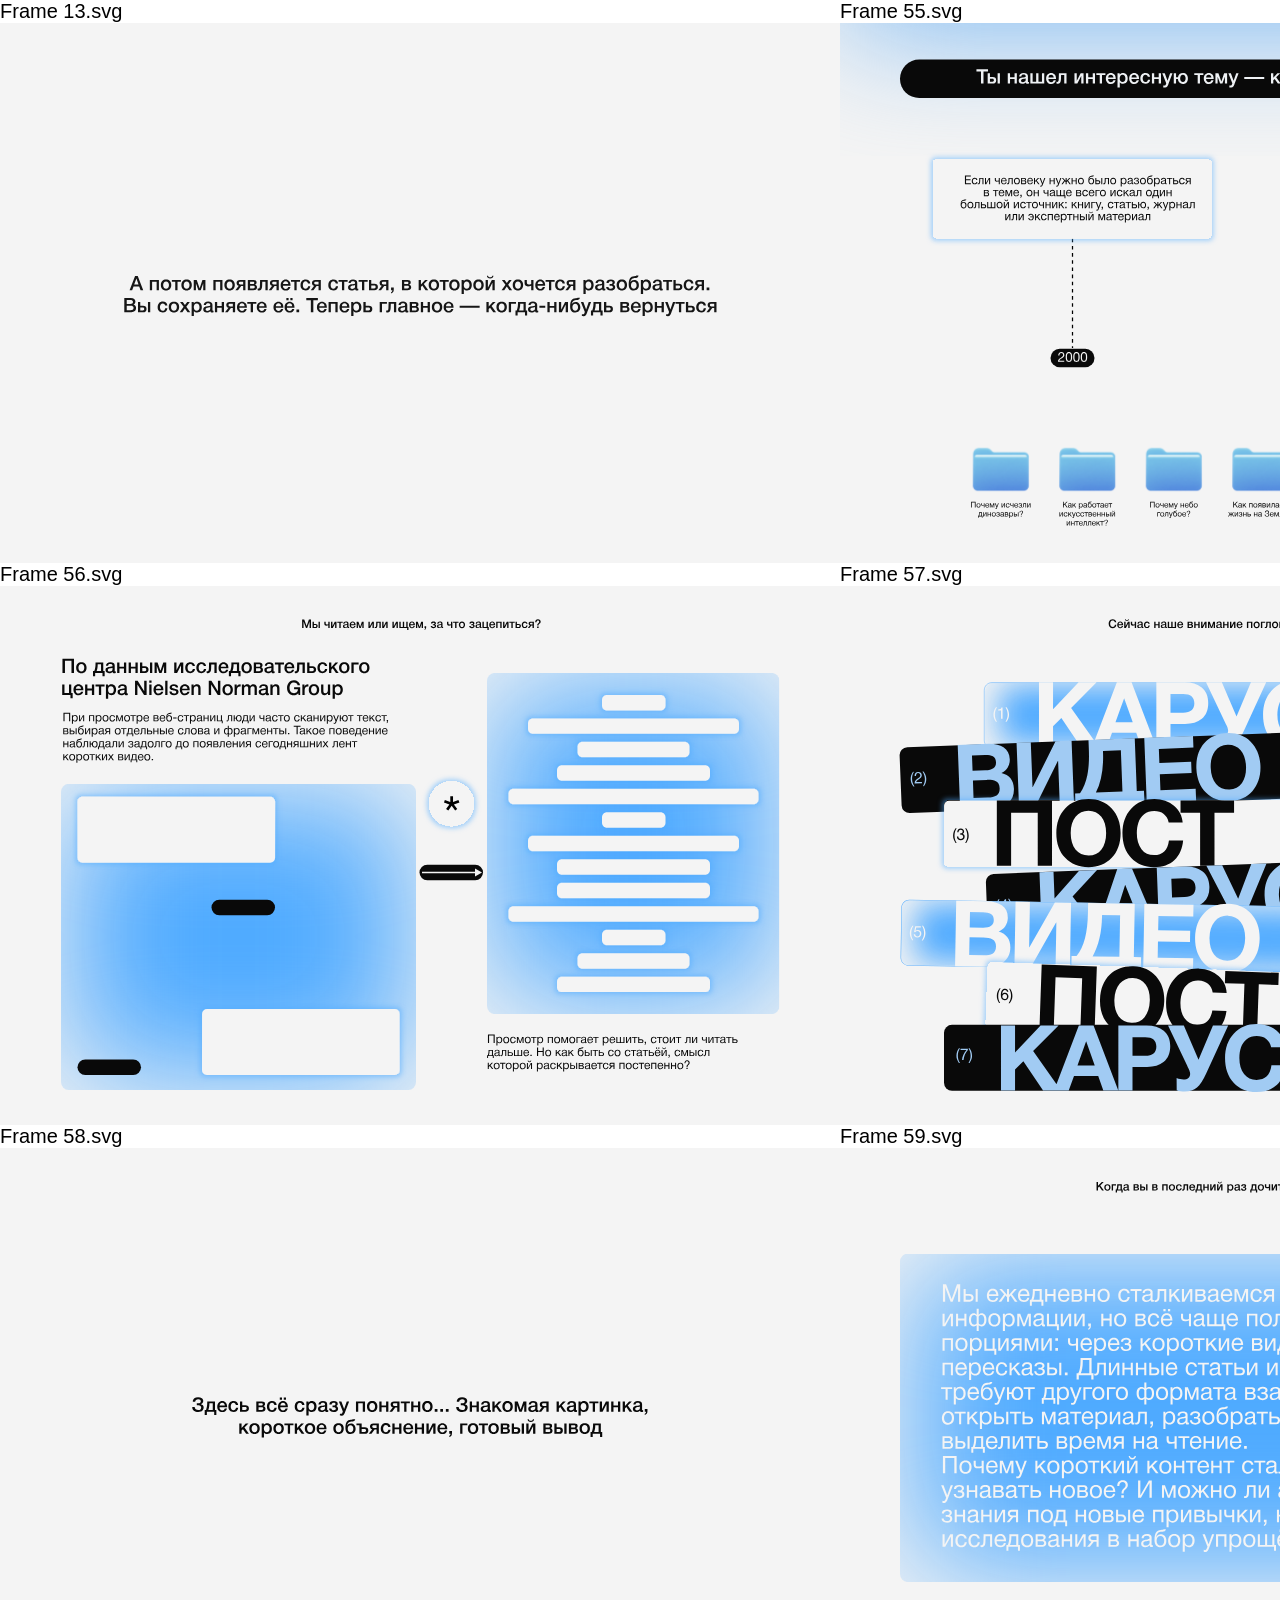
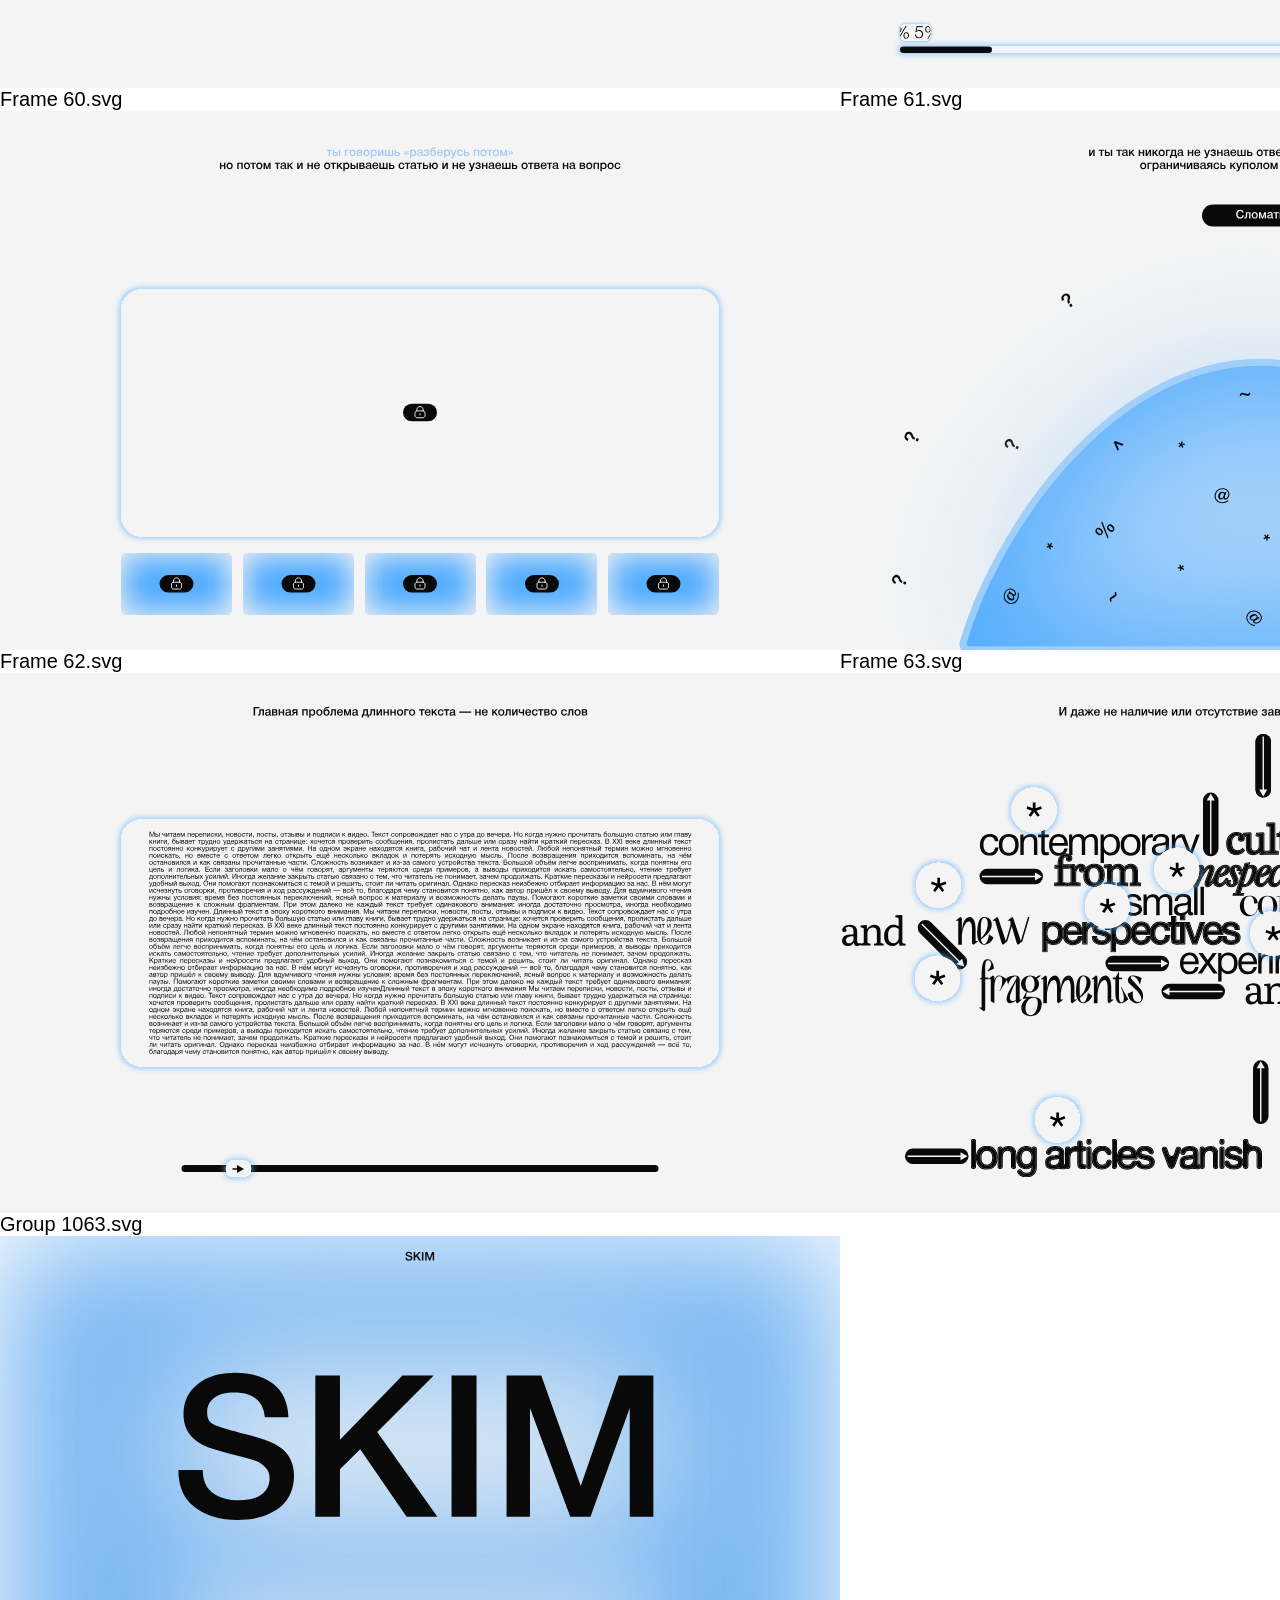
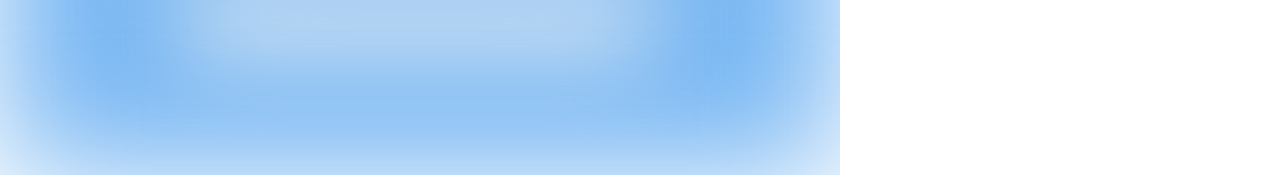
<file: review/sources.html>
﻿<!doctype html><meta charset="utf-8"><style>body{margin:0;display:grid;grid-template-columns:repeat(2,840px)}figure{margin:0}img{width:840px;display:block}figcaption{font:20px Arial}</style><figure><figcaption>Frame 13.svg</figcaption><img src="../assets/Frame 13.svg"></figure><figure><figcaption>Frame 55.svg</figcaption><img src="../assets/Frame 55.svg"></figure><figure><figcaption>Frame 56.svg</figcaption><img src="../assets/Frame 56.svg"></figure><figure><figcaption>Frame 57.svg</figcaption><img src="../assets/Frame 57.svg"></figure><figure><figcaption>Frame 58.svg</figcaption><img src="../assets/Frame 58.svg"></figure><figure><figcaption>Frame 59.svg</figcaption><img src="../assets/Frame 59.svg"></figure><figure><figcaption>Frame 60.svg</figcaption><img src="../assets/Frame 60.svg"></figure><figure><figcaption>Frame 61.svg</figcaption><img src="../assets/Frame 61.svg"></figure><figure><figcaption>Frame 62.svg</figcaption><img src="../assets/Frame 62.svg"></figure><figure><figcaption>Frame 63.svg</figcaption><img src="../assets/Frame 63.svg"></figure><figure><figcaption>Group 1063.svg</figcaption><img src="../assets/Group 1063.svg"></figure>
</file>
<file: stylesheet/skim.css>
/* SKIM: editable HTML/CSS. Coordinates use the 1680 × 1079 reference artboard. */
:root{--paper:#f4f4f4;--ink:#090909;--blue:#4eaaff;--pale-blue:#a1cbf3;--edge:#9accfa;--pulse-duration:2300ms;--ease:cubic-bezier(.22,.74,.19,1)}
@font-face{font-family:SkimArial;src:local('Arial');font-weight:400;font-display:swap}
@font-face{font-family:SkimArial;src:local('Arial Bold');font-weight:700;font-display:swap}
@font-face{font-family:SkimBodoni;src:local('Bodoni MT');font-display:swap}
@font-face{font-family:SkimBodoni;src:local('Bodoni MT Italic');font-style:italic;font-display:swap}
@font-face{font-family:SkimCondensed;src:local('Bodoni MT Condensed');font-display:swap}
@font-face{font-family:SkimCondensed;src:local('Bodoni MT Condensed Italic');font-style:italic;font-display:swap}
*{box-sizing:border-box}html{background:var(--paper)}body{margin:0;color:var(--ink);font-family:SkimArial,Arial,sans-serif;overflow-x:clip}h1,h2,h3,p,ul{margin:0}ul{padding:0;list-style:none}button,input,a{font:inherit}button,a,input{-webkit-tap-highlight-color:transparent}button,a{touch-action:manipulation}button{cursor:pointer}button:focus-visible,a:focus-visible,input:focus-visible{outline:3px solid #0864b7;outline-offset:5px}button{color:inherit}a{color:inherit}main{width:100%}.scene{position:relative;min-height:100svh;display:grid;align-items:center}.composition{position:relative;container-type:inline-size;width:min(100%,155.6997svh);aspect-ratio:1680/1079;margin-inline:auto;--u:calc(100cqw / 1680);font-size:calc(24 * var(--u));isolation:isolate}.scene--extended{display:block;height:max(125svh,80vw)}.scene--extended .composition{position:sticky;top:max(0px,calc((100svh - 64.2262vw)/2))}.placed{position:absolute;left:calc(var(--x)*var(--u));top:calc(var(--y)*var(--u));width:calc(var(--w)*var(--u));height:calc(var(--h)*var(--u))}.scene-heading{position:absolute;left:7.14%;top:5.86%;width:85.72%;text-align:center;font-size:calc(24*var(--u));font-weight:400;line-height:1.2}.blue-panel{background:radial-gradient(ellipse at 50% 50%,#4eaaff 0%,#7dbcf6 58%,#cee3f4 100%)}.pill-button{display:flex;align-items:center;justify-content:center;background:var(--ink);color:var(--paper);border:0;border-radius:999px;text-decoration:none;white-space:nowrap}.skip{position:fixed;top:-100px;left:12px;background:white;padding:12px;z-index:50}.skip:focus{top:12px}.sr-only{position:absolute;width:1px;height:1px;overflow:hidden;clip-path:inset(50%);white-space:nowrap}
/* CSS icons share the original shapes' coordinate system. */
.star-badge{border-radius:50%;background:var(--paper);box-shadow:0 0 calc(9*var(--u)) calc(2*var(--u)) var(--edge);display:grid;place-items:center;border:0}.asterisk{position:relative;display:block;width:calc(31*var(--u));height:calc(31*var(--u));background:currentColor;clip-path:polygon(43% 0,57% 0,57% 31%,87% 19%,93% 33%,64% 45%,83% 72%,71% 81%,50% 55%,29% 81%,17% 72%,36% 45%,7% 33%,13% 19%,43% 31%)}.arrow{background:var(--ink);border-radius:999px;transform:rotate(var(--angle,0deg));transform-origin:calc(15.5*var(--u)) calc(15.5*var(--u));display:flex;align-items:center;padding:0 calc(6*var(--u));pointer-events:none}.arrow>i{width:100%;height:calc(2.8*var(--u));background:var(--paper);position:relative}.arrow>i:after{content:'';position:absolute;right:calc(-1*var(--u));top:50%;transform:translateY(-50%);border-top:calc(8*var(--u)) solid transparent;border-bottom:calc(8*var(--u)) solid transparent;border-left:calc(14*var(--u)) solid var(--paper)}
/* 01 — Cover */
[data-scene=cover] .composition{background:radial-gradient(ellipse at 49% 42%,#d3e3ef 0%,#a1c9ed 29%,#78b7f3 66%,#d3e5f3 100%)}.cover-brand{position:absolute;top:2.65%;width:100%;text-align:center;font-size:calc(24*var(--u))}.cover-title{position:absolute;left:20.8%;top:20.6%;font-size:calc(410*var(--u));font-weight:400;line-height:1.05;letter-spacing:calc(-15*var(--u))}.definition{position:absolute;left:57%;top:15%;z-index:5;padding-bottom:20px}.definition-trigger{width:calc(76*var(--u));height:calc(76*var(--u));min-width:32px;min-height:32px}.tooltip{position:absolute;left:0;top:100%;background:var(--paper);border-radius:14px;padding:18px 22px;min-width:245px;font-size:18px;box-shadow:0 0 12px var(--edge);opacity:0;visibility:hidden;transform:translateY(-5px);transition:opacity .2s,transform .2s,visibility .2s}.tooltip small{display:block;margin-top:8px;color:#666}.definition:hover .tooltip,.definition:focus-within .tooltip,.definition.open .tooltip{opacity:1;visibility:visible;transform:none}.learn{position:absolute;left:43%;top:69%;width:14%;height:5%;font-size:calc(24*var(--u))}.learn span{margin-left:calc(18*var(--u))}
/* 02 — History and folders */
.folder-heading{position:absolute;left:7.1429%;top:6.7655%;width:85.7143%;height:7.1362%;border-radius:999px;background:var(--ink);color:var(--paper);display:grid;place-items:center;font-size:calc(40*var(--u));font-weight:400}.history-card{position:absolute;left:11.0714%;top:25.2085%;width:33.1548%;height:14.7359%;border:1px solid var(--edge);border-radius:calc(8*var(--u));box-shadow:0 0 calc(10*var(--u)) var(--edge);display:grid;place-items:center;text-align:center;font-size:calc(24*var(--u));line-height:1.12}.history-card--present{left:55.119%;top:28.3596%;height:11.5848%}.year{position:absolute;left:25.0595%;top:60.3336%;width:5.2381%;height:3.3982%;font-size:calc(26.66*var(--u));line-height:1;background:var(--ink);color:var(--paper);border-radius:999px;display:grid;place-items:center;animation:pulse var(--pulse-duration) ease-in-out infinite;animation-play-state:paused}.year:before{content:'';position:absolute;bottom:calc(100% + 4*var(--u));left:50%;height:calc(242*var(--u));border-left:calc(2.5*var(--u)) dashed var(--ink);opacity:1}.year span{animation:inherit}.year{animation:none}.year--present{left:68.9881%}.folder-window{position:absolute;left:14.881%;top:76.4597%;width:70.5357%;height:18.0723%;overflow:clip}.folder-tape{display:flex;gap:calc(49*var(--u));position:absolute;left:calc(9.5*var(--u));top:calc(6*var(--u));will-change:transform}.folder-tape li{flex:0 0 calc(124*var(--u));width:calc(124*var(--u));text-align:center}.folder-tape p{font-size:calc(14*var(--u));line-height:1.15;margin-top:calc(5*var(--u));min-width:100%}.folder-icon{width:calc(112*var(--u));height:calc(78*var(--u));margin:calc(17*var(--u)) auto calc(13*var(--u));position:relative;border-radius:calc(7*var(--u));background:linear-gradient(#89d5ed,#71c6ed 15%,#509cda 100%);box-shadow:inset 0 calc(2*var(--u)) calc(2*var(--u)) #a4dff3}.folder-icon:before{content:'';position:absolute;left:0;top:calc(-10*var(--u));width:45%;height:calc(15*var(--u));background:#82cbe7;border-radius:calc(6*var(--u)) calc(10*var(--u)) 0 0;z-index:-1}.folder-icon:after{content:'';position:absolute;inset:calc(3*var(--u)) calc(3*var(--u)) auto;height:calc(5*var(--u));background:#c3e9f6;border-radius:calc(3*var(--u))}
/* 03 — Text scanning */
.scan-intro{position:absolute;left:7.2619%;top:12.85%;width:42.2619%}.scan-intro h3{font-size:calc(40*var(--u));font-weight:400;line-height:1.04;margin-bottom:calc(22*var(--u))}.scan-intro p{font-size:calc(24*var(--u));line-height:1.12}.scan-panel{position:absolute;overflow:clip;border-radius:calc(16*var(--u));background:radial-gradient(ellipse,#4eaaff 0%,#83bff6 58%,#cee3f4 100%)}.scan-panel--left{left:7.2619%;top:36.7006%;width:42.2619%;height:56.8077%}.scan-panel--right{left:57.9762%;top:16.126%;width:34.8214%;height:63.2997%}.white-block{position:absolute;width:55.66%;height:21.535%;background:var(--paper);border-radius:calc(8*var(--u));box-shadow:0 0 calc(12*var(--u)) var(--edge)}.white-block--top{left:4.65%;top:4.24%}.white-block--bottom{left:39.72%;top:73.58%}.scanner{position:absolute;width:calc(127*var(--u));height:calc(31*var(--u));border-radius:999px;background:var(--ink)}.scanner--one{left:42.39%;top:37.85%}.scanner--two{left:4.65%;top:90.05%}.scan-line{height:calc(31*var(--u));border-radius:calc(9*var(--u));background:var(--paper);box-shadow:0 0 calc(10*var(--u)) var(--edge)}.scan-star{position:absolute;left:51.0714%;top:36.2373%;width:5.3571%;height:8.3411%}.scan-arrow{position:absolute;left:49.9405%;top:51.7146%;width:7.5595%;height:2.873%}.scan-caption{position:absolute;left:57.9762%;top:82.2%;font-size:calc(24*var(--u));line-height:1.12}
/* 04 — Seven cards. Rotation belongs to the card, motion to its parent. */
.card-motion{transform:translateY(var(--enter-y,0px));will-change:transform,opacity}.content-card{position:relative;display:flex;align-items:center;width:100%;height:100%;border-radius:calc(16*var(--u));transform:rotate(var(--angle));transform-origin:0 0;overflow:clip}.content-card--blue{background:radial-gradient(ellipse,#4eaaff 0%,#7bbdf7 60%,#d8e9f6 100%);color:var(--paper);border:1px solid #a1cbf3}.content-card--black{background:var(--ink);color:var(--pale-blue)}.content-card--white{background:var(--paper);box-shadow:0 0 calc(7*var(--u)) var(--edge);border:1px solid var(--edge)}.content-card h3{position:absolute;left:calc(110*var(--u));top:calc(-29*var(--u));font-size:calc(184*var(--u));line-height:1;font-weight:700;letter-spacing:calc(-7*var(--u));white-space:nowrap}.card-number{position:absolute;left:calc(20*var(--u));font-size:calc(32*var(--u))}.content-card p{position:absolute;right:calc(28*var(--u));font-size:calc(32*var(--u));white-space:nowrap}
/* 05 — A short readable phrase */
.revealing-phrase{position:absolute;left:10%;top:45.8%;width:80%;font-size:calc(40*var(--u));line-height:1.07;text-align:center;font-weight:400}
/* 06 — Reading, word by word */
.reading-panel{position:absolute;left:7.1429%;top:19.5551%;width:85.7143%;height:60.8251%;border-radius:calc(16*var(--u));padding:calc(52*var(--u)) calc(82*var(--u));color:var(--paper);font-size:calc(48.8*var(--u));line-height:1.02;letter-spacing:calc(-.9*var(--u))}.reading-panel p{font-weight:400}.reading-word{color:inherit}.reading-word.is-read{color:var(--ink)}.read-counter{position:absolute;left:7.1429%;top:88.1372%;width:3.6461%;height:3.1511%;border-radius:calc(12.4*var(--u));box-shadow:0 0 calc(8*var(--u)) var(--edge);overflow:clip;font-size:calc(28*var(--u));background:var(--paper)}.counter-tape{display:flex;height:100%;will-change:transform}.counter-tape span{min-width:100%;height:100%;display:flex;align-items:center;justify-content:center}.read-track{position:absolute;left:7.1429%;top:92.3077%;width:85.7143%;height:1.2048%;border-radius:999px;box-shadow:0 0 calc(8*var(--u)) var(--edge);border:1px solid var(--edge)}.read-runner{position:absolute;left:0;top:-1px;height:calc(100% + 2px);width:12.7778%;background:var(--ink);border-radius:999px;will-change:transform}
/* 07 — CSS padlocks */
.lock-heading{top:6.6%}.lock-heading>span{color:var(--pale-blue)}.locked-main{position:absolute;left:14.4048%;top:33.0862%;width:71.1905%;height:45.876%;border-radius:calc(43*var(--u));box-shadow:0 0 calc(9*var(--u)) calc(2*var(--u)) var(--edge);display:grid;place-items:center}.locked-row{position:absolute;left:14.3452%;top:82.0204%;width:71.25%;height:11.4921%;display:flex;gap:calc(20*var(--u))}.locked-tile{flex:1;border-radius:calc(10*var(--u));display:grid;place-items:center}.lock-badge{width:calc(68*var(--u));height:calc(35*var(--u));border-radius:999px;background:var(--ink);display:grid;place-items:center;color:var(--paper);animation:pulse var(--pulse-duration) ease-in-out infinite;animation-play-state:paused}.lock{position:relative;width:calc(20*var(--u));height:calc(14*var(--u));border:calc(1.8*var(--u)) solid currentColor;border-radius:calc(3*var(--u));margin-top:calc(6*var(--u))}.lock:before{content:'';position:absolute;left:calc(3*var(--u));bottom:calc(11*var(--u));width:calc(10*var(--u));height:calc(9*var(--u));border:calc(1.8*var(--u)) solid currentColor;border-bottom:0;border-radius:calc(7*var(--u)) calc(7*var(--u)) 0 0}.lock:after{content:'';position:absolute;left:calc(7*var(--u));top:calc(4*var(--u));height:calc(4*var(--u));width:calc(2*var(--u));background:currentColor;border-radius:999px}.is-visible .lock-badge,.is-visible .year span{animation-play-state:running}@keyframes pulse{0%,100%{opacity:1}50%{opacity:.4}}
/* 08 — Dome. The polygon is the boundary used by both CSS and the collision code. */
.dome-heading{top:6.6%}.break-button{position:absolute;left:43.0952%;top:17.3309%;width:13.869%;height:4.07785%;font-size:calc(24*var(--u))}.dome-shape{position:absolute;inset:0;background:#9accfa;clip-path:polygon(var(--dome-outline));pointer-events:none;filter:drop-shadow(0 0 calc(10*var(--u)) #9accfa)}.dome-shape:after{content:'';position:absolute;inset:0;background:linear-gradient(#78b7f3,#6bb6fb);clip-path:polygon(var(--dome-inner))}.dome-symbols{position:absolute;inset:0;clip-path:polygon(var(--dome-inner));pointer-events:none}.dome-symbol{font-size:calc(38*var(--u));line-height:1;display:grid;place-items:center;transform:translate(-50%,-50%) translate(var(--dx,0px),var(--dy,0px)) rotate(var(--angle));transform-origin:center;will-change:transform}.outer-question{font-size:calc(38*var(--u));line-height:1;transform:rotate(var(--angle));transform-origin:center}
/* 09 — Real text and a native accessible range */
.resize-panel{position:absolute;left:14.4048%;top:27.0621%;width:71.1905%;height:45.876%;border-radius:calc(43*var(--u));box-shadow:0 0 calc(9*var(--u)) calc(2*var(--u)) var(--edge);padding:calc(24*var(--u)) calc(56*var(--u));overflow:clip}.resize-copy{height:100%;font-size:calc(14*var(--u));line-height:1.05;text-align:justify;overflow:clip;overflow-wrap:normal}.text-size-control{position:absolute;left:21.6071%;top:89.8%;width:56.7857%;height:4.2%}.size-track{position:absolute;top:45%;left:0;width:100%;height:calc(14*var(--u));border-radius:999px;background:var(--ink)}.size-thumb{position:absolute;top:calc(45% - 9.5*var(--u));left:10%;width:calc(52*var(--u));height:calc(33*var(--u));border-radius:calc(12*var(--u));background:var(--paper);box-shadow:0 0 calc(8*var(--u)) var(--edge);display:grid;place-items:center;transform:translateX(-50%);pointer-events:none}.size-thumb i{position:relative;width:calc(22*var(--u));height:calc(3*var(--u));background:var(--ink)}.size-thumb i:after{content:'';position:absolute;right:0;top:50%;transform:translateY(-50%);border-left:calc(12*var(--u)) solid var(--ink);border-top:calc(8*var(--u)) solid transparent;border-bottom:calc(8*var(--u)) solid transparent}.text-size-control input{appearance:none;-webkit-appearance:none;position:absolute;width:100%;height:100%;inset:0;background:transparent;margin:0;cursor:ew-resize;touch-action:pan-y}.text-size-control input::-webkit-slider-thumb{appearance:none;width:calc(52*var(--u));height:44px;background:transparent;border:0}.text-size-control input::-moz-range-thumb{width:calc(52*var(--u));height:44px;background:transparent;border:0}.text-size-control input:focus-visible{outline-offset:8px}
/* 10 — Text remains text, even in the collage. No horizontal font scaling. */
.collage{position:absolute;inset:0;overflow:clip}.collage-word{position:absolute;font-size:calc(var(--font)*var(--u));line-height:1;white-space:nowrap;letter-spacing:calc(-3*var(--u))}.serif-heavy{font-family:'Times New Roman',serif;font-weight:700;-webkit-text-stroke:calc(1.6*var(--u)) var(--ink)}.serif-italic{font-family:SkimBodoni,'Bodoni MT','Times New Roman',serif;font-style:italic;letter-spacing:calc(-4*var(--u))}.condensed{font-family:SkimCondensed,'Bodoni MT Condensed','Times New Roman',serif;letter-spacing:calc(-3*var(--u))}.sans-heavy{-webkit-text-stroke:calc(1.8*var(--u)) var(--ink)}.collage-skim{font-family:SkimCondensed,'Bodoni MT Condensed','Times New Roman',serif;letter-spacing:calc(-18*var(--u));-webkit-text-stroke:calc(3*var(--u)) var(--ink)}.collage-arrows,.collage-stars{position:absolute;inset:0;pointer-events:none}
/* Reduced motion keeps every piece of content and all controls available. */
@media(prefers-reduced-motion:reduce){*,*:before,*:after{transition:none!important;scroll-behavior:auto!important}.year span,.lock-badge{animation:none!important}}
/* Small screens use readable flowing text instead of scaling the whole page. */
@media(max-width:1000px){
 .scene{min-height:100svh;padding:48px 20px;display:flex;align-items:center}.scene--extended{height:auto;min-height:110svh}.composition,.scene--extended .composition{position:relative;top:auto;width:100%;aspect-ratio:auto;min-height:550px;--u:calc(100cqw / 700);font-size:16px}.scene-heading{position:relative;left:auto;top:auto;width:100%;font-size:16px;line-height:1.3;margin-bottom:35px}.desktop-break{display:none}.pill-button{font-size:16px;min-height:40px}.tooltip{left:auto;right:-16px;min-width:210px;font-size:16px}
 [data-scene=cover]{padding:0}[data-scene=cover] .composition{min-height:100svh}.cover-brand{font-size:16px;top:24px}.cover-title{top:28%;left:5%;font-size:29cqw;letter-spacing:-1.5cqw}.definition{left:62%;top:19%}.definition-trigger{width:48px;height:48px}.asterisk{width:23px;height:23px}.learn{left:32%;top:66%;width:36%;height:44px}
 .folder-heading{position:relative;left:auto;top:auto;width:100%;height:auto;padding:14px 20px;font-size:20px;line-height:1.2;text-align:center;margin-bottom:36px}.history-card{position:relative;left:auto;top:auto;width:100%;height:auto;padding:20px 10px;margin-bottom:38px;font-size:15px}.history-card br{display:none}.history-card--present{left:auto;top:auto;height:auto}.year{left:calc(25% - 24px);top:385px;width:56px;height:25px;font-size:17px}.year:before{height:30px}.year--present{left:calc(75% - 24px)}.folder-window{position:relative;left:auto;top:auto;width:100%;height:160px;margin-top:100px}.folder-tape{gap:24px;left:0;top:12px}.folder-tape li{width:110px;flex-basis:110px}.folder-tape p{font-size:12px}.folder-icon{width:90px;height:65px;margin-top:10px;margin-bottom:13px}.folder-icon:before{height:15px;top:-8px}.folder-icon:after{height:4px;inset:3px 3px auto}
 .scan-intro{position:relative;left:auto;top:auto;width:100%;margin-bottom:24px}.scan-intro h3{font-size:23px;line-height:1.1;margin-bottom:14px}.scan-intro p{font-size:15px;line-height:1.25}.scan-intro br{display:none}.scan-panel--left,.scan-panel--right{position:relative;left:auto;top:auto;width:100%;height:275px;margin-bottom:30px}.scan-panel--right{height:340px}.scan-line{left:calc(var(--x)*100% / 585);top:calc(var(--y)*100% / 683);width:calc(var(--w)*100% / 585);height:15px}.scanner{width:58px;height:15px}.white-block{border-radius:6px}.scan-star{left:calc(50% - 24px);top:451px;width:48px;height:48px;display:none}.scan-arrow{display:none}.scan-caption{position:relative;left:auto;top:auto;font-size:15px;line-height:1.25}.scan-caption br{display:none}
 [data-scene=cards] .composition{min-height:630px}.card-motion{left:calc((var(--x) - 100)*100% / 1600);top:calc((var(--y) - 180)*.55px + 140px);width:90%;height:78px}.content-card{border-radius:7px}.content-card h3{left:32px;top:4px;font-size:clamp(34px,11cqw,66px);letter-spacing:-2px}.card-number{left:8px;font-size:12px}.content-card p{right:12px;bottom:4px;font-size:12px}
 [data-scene=phrase] .composition{min-height:300px}.revealing-phrase{position:relative;left:auto;top:auto;width:100%;font-size:26px;line-height:1.15;margin-top:90px}.revealing-phrase br{display:none}
 .reading-panel{position:relative;left:auto;top:auto;width:100%;height:auto;padding:26px 22px;font-size:20px;letter-spacing:-.3px;line-height:1.08;border-radius:10px}.reading-panel p+p{margin-top:14px}.read-counter{position:relative;left:auto;top:auto;margin-top:30px;width:52px;height:30px;font-size:22px;border-radius:8px}.read-track{position:relative;left:auto;top:auto;width:100%;height:8px;margin-top:8px}.read-runner{width:12.7778%}
 .lock-heading{top:auto}.locked-main{position:relative;left:auto;top:auto;width:100%;height:280px;border-radius:22px;margin-top:55px}.locked-row{position:relative;left:auto;top:auto;width:100%;height:72px;gap:8px;margin-top:16px}.locked-tile{border-radius:6px}.lock-badge{width:36px;height:21px}.lock{width:13px;height:10px;border-width:1px;margin-top:5px}.lock:before{left:2px;bottom:8px;width:7px;height:7px;border-width:1px;border-bottom:0;border-radius:5px 5px 0 0}.lock:after{left:5px;top:2px;width:1px;height:3px}
 [data-scene=dome] .composition{min-height:560px}.dome-heading{top:auto}.break-button{left:calc(50% - 60px);top:95px;width:120px;height:40px}.dome-shape,.dome-symbols{inset:170px -20px 0}.dome-symbol{font-size:20px;width:24px;height:24px;left:calc(var(--x)*100% / 1680);top:calc(var(--y)*100% / 1079)}.outer-question{left:calc(var(--x)*100% / 1680);top:calc(var(--y)*.3px + 30px);width:22px;height:26px;font-size:22px}
 .resize-panel{position:relative;left:auto;top:auto;width:100%;height:390px;padding:22px;border-radius:24px;margin-top:65px}.resize-copy{font-size:14px;line-height:1.12}.text-size-control{position:relative;left:auto;top:auto;width:90%;height:44px;margin:58px auto 0}.size-track{height:7px;top:18px}.size-thumb{top:9px;width:34px;height:25px;border-radius:8px}.size-thumb i{width:18px;height:2px}.size-thumb i:after{border-width:6px 0 6px 10px}.text-size-control input::-webkit-slider-thumb{width:34px}.text-size-control input::-moz-range-thumb{width:34px}
 [data-scene=final]{padding-inline:0;min-height:100svh}[data-scene=final] .composition{min-height:560px;--u:calc(100cqw / 1680)}[data-scene=final] .scene-heading{padding:0 24px;font-size:15px}.collage{position:relative;inset:auto;height:calc(1079*var(--u));margin-top:70px}.collage-word{font-size:max(17px,calc(var(--font)*var(--u)))}.collage-skim{font-size:calc(470*var(--u))}.collage .asterisk{width:calc(31*var(--u));height:calc(31*var(--u))}
}
/* Refinements from side-by-side reference comparison. */
[data-scene=cover] .composition{background:var(--paper);overflow:clip}
.cover-atmosphere{position:absolute;inset:0;pointer-events:none;z-index:-1}
.cover-atmosphere i{position:absolute;background:#78b7f3;inset:0;filter:blur(calc(127.311*var(--u)))}
.cover-atmosphere:before,.cover-atmosphere:after{content:'';position:absolute;left:21.6071%;width:56.0714%;background:var(--paper)}
.cover-atmosphere:before{top:25.94995%;height:26.1353%;filter:blur(calc(144.3*var(--u)))}
.cover-atmosphere:after{top:67.84%;height:8.8971%;filter:blur(calc(88.65*var(--u)))}
.cover-title{font-size:calc(424*var(--u));top:19.8%;letter-spacing:calc(-12*var(--u));-webkit-text-stroke:calc(3*var(--u)) var(--ink)}
[data-scene=folders] .composition{overflow:clip}
[data-scene=folders] .composition:before{content:'';position:absolute;left:0;top:-99.07%;width:100%;height:100%;background:#78b7f3;filter:blur(calc(127.311*var(--u)))}
.year{background:transparent}.year span{background:var(--ink);width:100%;height:100%;border-radius:999px;display:grid;place-items:center;animation:pulse var(--pulse-duration) ease-in-out infinite;animation-play-state:paused}
.folder-icon{margin-top:calc(24*var(--u));margin-bottom:calc(18*var(--u))}
.scan-panel,.reading-panel,.content-card--blue,.locked-tile{background:none;isolation:isolate;overflow:clip}
.scan-panel:before,.reading-panel:before,.content-card--blue:before,.locked-tile:before{content:'';position:absolute;inset:3.99% 2.29%;background:#4eaaff;z-index:-1;filter:blur(calc(var(--blur,127.311)*var(--u)));border-radius:inherit;pointer-events:none}
.content-card--blue{--blur:33.45}.locked-tile{--blur:30.5016}
.collage-word{letter-spacing:calc(var(--tracking,-3)*var(--u))}
@media(max-width:1000px){.cover-title{font-size:29cqw;top:28%;letter-spacing:-1.5cqw;-webkit-text-stroke:1px}.folder-icon{margin-top:10px;margin-bottom:13px}.scan-panel:before{filter:blur(55px)}.reading-panel:before{filter:blur(60px)}.content-card--blue:before{filter:blur(16px)}.locked-tile:before{filter:blur(12px)}[data-scene=folders] .composition:before{display:none}}
.cover-atmosphere i{z-index:-1}
.cover-title{font-weight:700;font-size:calc(400*var(--u));letter-spacing:calc(-4*var(--u));-webkit-text-stroke:0;top:20.1%}
@media(max-width:1000px){.cover-title{font-size:29cqw;letter-spacing:-1.5cqw;top:28%}}
.locked-tile{position:relative}.content-card--blue{background:var(--paper)}
[data-scene=cards] .composition{overflow:clip}
@media(max-width:1000px){
 .content-card h3{font-size:clamp(30px,10cqw,64px);left:28px}
 .content-card p{top:30px;bottom:auto;right:10px;font-size:11px}
 [data-scene=dome] .composition{min-height:480px}
 .dome-shape,.dome-symbols{inset:auto -20px 0;height:auto;aspect-ratio:1680/1079}
}
.content-card h3{left:calc(var(--title-x,110)*var(--u));top:calc(var(--title-y,-29)*var(--u));font-size:calc(var(--title-size,184)*var(--u));letter-spacing:calc(var(--title-track,-7)*var(--u))}
@media(max-width:1000px){.content-card h3{font-size:clamp(30px,10cqw,64px);left:28px;top:4px;letter-spacing:-2px}}
.resize-copy{line-height:1}
@media(max-width:1000px){.resize-copy{line-height:1.12}}
.reading-panel{font-size:calc(48*var(--u));line-height:calc(49*var(--u))}
@media(max-width:1000px){.reading-panel{font-size:20px;line-height:1.08}}
.reading-panel{font-size:calc(48.8*var(--u))}
@media(max-width:1000px){.reading-panel{font-size:20px}}
.dome-shape:after{background:radial-gradient(ellipse 40% 44% at 50% 73%,#a1cffa 0%,#84c2fc 40%,#79befc 72%,#4eaafe 100%)}
</file>
<file: stylesheet/dome.css>
[data-scene=dome] .composition{--dome-outline:84.72083% 99.95459%,83.26071% 99.95459%,81.80000% 99.95459%,80.33929% 99.95459%,78.87917% 99.95459%,77.41845% 99.95459%,75.95833% 99.95459%,74.49762% 99.95459%,73.03750% 99.95459%,71.57679% 99.95459%,70.11667% 99.95459%,68.65595% 99.95459%,67.19583% 99.95459%,65.73512% 99.95459%,64.27500% 99.95459%,62.81429% 99.95459%,61.35417% 99.95459%,59.89345% 99.95459%,58.43333% 99.95459%,56.97262% 99.95459%,55.51250% 99.95459%,54.05179% 99.95459%,52.59167% 99.95459%,51.13095% 99.95459%,49.67083% 99.95459%,48.21012% 99.95459%,46.75000% 99.95459%,45.28929% 99.95459%,43.82917% 99.95459%,42.36845% 99.95459%,40.90833% 99.95459%,39.44762% 99.95459%,37.98750% 99.95459%,36.52679% 99.95459%,35.06667% 99.95459%,33.60595% 99.95459%,32.14583% 99.95459%,30.68512% 99.95459%,29.22500% 99.95459%,27.76429% 99.95459%,26.30417% 99.95459%,24.84345% 99.95459%,23.38333% 99.95459%,21.92262% 99.95459%,20.46250% 99.95459%,19.00179% 99.95459%,17.54167% 99.95459%,16.08095% 99.95459%,14.72500% 99.48471%,14.92024% 97.30399%,15.38155% 95.14643%,15.88810% 93.01390%,16.43571% 90.90639%,17.02083% 88.82298%,17.64048% 86.76367%,18.29286% 84.72938%,18.97619% 82.72011%,19.69048% 80.73679%,20.43452% 78.78035%,21.20774% 76.85079%,22.00952% 74.95088%,22.84107% 73.08156%,23.70119% 71.24374%,24.59107% 69.44115%,25.51071% 67.67470%,26.46012% 65.94717%,27.44048% 64.26135%,28.45179% 62.62095%,29.49464% 61.02966%,30.56964% 59.49027%,31.67679% 58.00834%,32.81786% 56.58851%,33.99167% 55.23540%,35.19881% 53.95644%,36.43929% 52.75626%,37.71190% 51.64319%,39.01726% 50.62280%,40.35238% 49.70250%,41.71667% 48.89064%,43.10655% 48.19277%,44.51905% 47.61724%,45.95060% 47.16775%,47.39643% 46.84986%,48.85179% 46.66728%,50.31131% 46.61724%,51.77083% 46.69231%,53.22500% 46.90454%,54.66786% 47.25209%,56.09464% 47.73401%,57.50119% 48.34662%,58.88274% 49.08248%,60.23571% 49.93698%,61.55833% 50.90083%,62.84762% 51.96849%,64.10238% 53.13160%,65.32262% 54.38091%,66.50655% 55.71177%,67.65536% 57.11492%,68.76964% 58.58573%,69.84881% 60.11677%,70.89464% 61.70436%,71.90714% 63.34291%,72.88750% 65.02780%,73.83690% 66.75533%,74.75655% 68.52178%,75.64583% 70.32530%,76.50714% 72.16219%,77.33988% 74.02966%,78.14583% 75.92586%,78.92500% 77.84893%,79.67798% 79.79703%,80.40476% 81.76923%,81.10595% 83.76367%,81.78155% 85.78035%,82.43095% 87.81650%,83.05417% 89.87303%,83.65000% 91.94903%,84.21786% 94.04356%,84.75595% 96.15755%,85.26071% 98.29194%;--dome-inner:84.09586% 99.48306%,82.66202% 99.48306%,81.22760% 99.48306%,79.79318% 99.48306%,78.35934% 99.48306%,76.92492% 99.48306%,75.49108% 99.48306%,74.05666% 99.48306%,72.62282% 99.48306%,71.18840% 99.48306%,69.75457% 99.48306%,68.32015% 99.48306%,66.88631% 99.48306%,65.45189% 99.48306%,64.01805% 99.48306%,62.58363% 99.48306%,61.14979% 99.48306%,59.71537% 99.48306%,58.28153% 99.48306%,56.84711% 99.48306%,55.41327% 99.48306%,53.97885% 99.48306%,52.54502% 99.48306%,51.11060% 99.48306%,49.67676% 99.48306%,48.24234% 99.48306%,46.80850% 99.48306%,45.37408% 99.48306%,43.94024% 99.48306%,42.50582% 99.48306%,41.07198% 99.48306%,39.63756% 99.48306%,38.20372% 99.48306%,36.76930% 99.48306%,35.33547% 99.48306%,33.90105% 99.48306%,32.46721% 99.48306%,31.03279% 99.48306%,29.59895% 99.48306%,28.16453% 99.48306%,26.73069% 99.48306%,25.29627% 99.48306%,23.86243% 99.48306%,22.42801% 99.48306%,20.99417% 99.48306%,19.55975% 99.48306%,18.12592% 99.48306%,16.69150% 99.48306%,15.35995% 99.02493%,15.55167% 96.89873%,16.00468% 94.79511%,16.50211% 92.71589%,17.03987% 90.66108%,17.61446% 88.62975%,18.22295% 86.62192%,18.86359% 84.63848%,19.53462% 82.67945%,20.23605% 80.74571%,20.96670% 78.83818%,21.72600% 76.95686%,22.51335% 75.10445%,23.32993% 73.28186%,24.17457% 71.48999%,25.04843% 69.73246%,25.95152% 68.01017%,26.88384% 66.32583%,27.84655% 64.68216%,28.83965% 63.08276%,29.86374% 61.53126%,30.91939% 60.03035%,32.00660% 58.58547%,33.12714% 57.20114%,34.27982% 55.88186%,35.46523% 54.63487%,36.68338% 53.46469%,37.93309% 52.37945%,39.21495% 51.38457%,40.52604% 50.48728%,41.86577% 49.69571%,43.23063% 49.01529%,44.61770% 48.45415%,46.02348% 48.01589%,47.44329% 47.70595%,48.87245% 47.52794%,50.30571% 47.47915%,51.73896% 47.55234%,53.16695% 47.75927%,54.58384% 48.09812%,55.98494% 48.56800%,57.36617% 49.16529%,58.72285% 49.88276%,60.05147% 50.71589%,61.35028% 51.65565%,62.61636% 52.69662%,63.84854% 53.83065%,65.04681% 55.04873%,66.20943% 56.34632%,67.33756% 57.71439%,68.43179% 59.14842%,69.49153% 60.64120%,70.51854% 62.18909%,71.51281% 63.78668%,72.47552% 65.42945%,73.40784% 67.11379%,74.31093% 68.83608%,75.18421% 70.59451%,76.03001% 72.38547%,76.84776% 74.20626%,77.63921% 76.05505%,78.40435% 77.93005%,79.14377% 79.82945%,79.85748% 81.75234%,80.54605% 83.69692%,81.20948% 85.66318%,81.84720% 87.64842%,82.45919% 89.65354%,83.04430% 91.67764%,83.60194% 93.71981%,84.13035% 95.78095%,84.62602% 97.86198%}
</file>
<file: stylesheet/part2.css>
/* Part II: editable components, measured on the 1680 × 1079 artboard. */
.scene.part-two{padding:0;background:var(--paper);color:var(--ink)}
.part-two .p2-canvas{width:100%;aspect-ratio:1680/1079;min-height:0;padding:0;overflow:clip}
.scene.p2-night{background:#090909;color:#fafafa}
.p2-quote{position:absolute;left:6%;top:50%;width:88%;transform:translateY(-50%);text-align:center;font-size:calc(40*var(--u));font-weight:400;line-height:1.1}
.p2-top-heading{position:absolute;top:calc(63*var(--u));width:100%;text-align:center;font-size:calc(24*var(--u));font-weight:400}
.p2-notice-intro,.p2-notice-outro{position:absolute;font-size:calc(24*var(--u));line-height:1}
.p2-notice-intro{left:calc(110*var(--u));top:calc(241*var(--u))}
.p2-notice-outro{left:calc(879*var(--u));top:calc(785*var(--u))}
.p2-notice{position:absolute;left:calc(var(--nx)*var(--u));top:calc(var(--ny)*var(--u));width:calc(681*var(--u));height:calc(219*var(--u));border-radius:calc(22*var(--u));box-shadow:0 0 calc(12*var(--u)) #91c6f9;opacity:0}
.p2-notice header{position:relative;display:flex;align-items:center;height:33.333%;padding:0 calc(28*var(--u)) 0 calc(72*var(--u));border-radius:calc(22*var(--u)) calc(22*var(--u)) 0 0;background:var(--paper);color:#b3d6f7;font-size:calc(24*var(--u))}
.p2-notice header small{margin-left:auto;font-size:inherit}
.p2-message-icon{position:absolute;left:calc(16*var(--u));width:calc(39*var(--u));height:calc(39*var(--u));border-radius:calc(8*var(--u));background:linear-gradient(#329bff,#76bfff)}
.p2-message-icon:before{content:'';position:absolute;inset:24% 14%;background:white;border-radius:50%}
.p2-message-icon:after{content:'';position:absolute;left:24%;bottom:18%;width:18%;height:18%;background:white;clip-path:polygon(0 0,100% 0,0 100%)}
.p2-notice-body{position:relative;height:66.667%;border-radius:0 0 calc(22*var(--u)) calc(22*var(--u));overflow:hidden;background:#83bff7}
.p2-notice-body:before{content:'';position:absolute;inset:4%;background:#4eaaff;filter:blur(calc(30*var(--u)))}
.p2-notice-body p{position:relative;padding:calc(18*var(--u)) calc(16*var(--u));color:white;font-size:calc(24*var(--u));line-height:1.2}
.p2-indicator{position:absolute;left:50%;top:calc(900*var(--u));transform:translateX(-50%);height:calc(11*var(--u));display:flex;align-items:center;gap:calc(9*var(--u))}
.p2-indicator i{display:block;width:calc(8*var(--u));height:calc(8*var(--u));border-radius:999px;background:#d4d4d4}
.p2-indicator i.is-active{width:calc(43*var(--u));height:calc(11*var(--u));background:#090909}
.p2-reply--blue,.p2-after-dark{color:#a1cbf3}.p2-paper{color:#fafafa}.p2-reply--large{font-size:calc(64*var(--u))}
.p2-bg{position:absolute;inset:0;z-index:-1}.p2-bg--dark{background:#090909}.p2-bg--light{background:var(--paper)}
.p2-after-light{color:#090909}
.p2-density{position:absolute;inset:0;overflow:clip}
.p2-density-object{position:absolute;left:calc(var(--x)*var(--u));top:calc(var(--y)*var(--u));width:calc(var(--w)*var(--u));height:calc(var(--h)*var(--u))}
.p2-strip{position:absolute;height:calc(83*var(--u));width:calc(var(--length)*var(--u));transform-origin:0 0;background:var(--paper);border:calc(1*var(--u)) solid #a1cbf3;box-shadow:0 0 calc(12*var(--u)) #91c6f9}
.p2-strip-word{position:absolute;display:block;white-space:nowrap;transform-origin:0 0;line-height:1;color:#090909;font-size:calc(var(--font-size)*var(--u));left:calc(var(--wx)*var(--u));top:calc(var(--wy)*var(--u))}
.p2-font-italic{font-family:SkimBodoni,'Times New Roman',serif;font-style:italic}.p2-font-condensed{font-family:SkimCondensed,'Times New Roman',serif}.p2-font-times{font-family:'Times New Roman',serif}.p2-font-heavy{font-family:SkimBodoni,'Times New Roman',serif;font-weight:700}.p2-font-sans-heavy{font-weight:700}.p2-font-slender{font-family:SkimCondensed,'Times New Roman',serif}
.p2-density-star{border-radius:50%;background:var(--paper);box-shadow:0 0 calc(12*var(--u)) #91c6f9;display:grid;place-items:center}
.p2-density-star:before{content:'*';font-family:Arial,sans-serif;font-size:calc(88*var(--u));line-height:1;transform:translateY(19%)}
.p2-people-heading{position:absolute;left:4%;top:calc(66*var(--u));width:92%;text-align:center;font-size:calc(40*var(--u));font-weight:700;line-height:1.2}
.p2-people-grid,.p2-people-message-layer{position:absolute;inset:0;overflow:clip}
[data-part2=people] .p2-canvas{aspect-ratio:1680/1050.23}
.p2-person{position:absolute;left:calc(var(--x)*var(--u));top:calc(var(--y)*var(--u));width:calc(42.19*var(--u));height:calc(92*var(--u));color:#090909}
.p2-person i{position:absolute;display:block;background:currentColor}
.p2-person .p2-head{width:38%;height:17.4%;left:31%;border-radius:50%}
.p2-person .p2-torso{width:47%;height:42%;left:26.5%;top:23%;border-radius:30% 30% 8% 8%}
.p2-person .p2-arm{width:16%;height:40%;top:25%;border-radius:999px;transform-origin:50% 10%}.p2-arm--left{left:24%;transform:rotate(22deg)}.p2-arm--right{right:24%;transform:rotate(-22deg)}
.p2-person .p2-leg{width:19%;height:43%;top:57%;border-radius:0 0 999px 999px;transform-origin:50% 0}.p2-leg--left{left:28%;transform:rotate(6deg)}.p2-leg--right{right:28%;transform:rotate(-6deg)}
.p2-people-message{position:absolute;left:calc(var(--x)*var(--u));top:calc(var(--y)*var(--u));width:calc(var(--w)*var(--u));height:calc(var(--h)*var(--u));padding:calc(18*var(--u)) calc(20*var(--u));background:var(--paper);border-radius:calc(40*var(--u));box-shadow:0 0 calc(16*var(--u)) #91c6f9;font-size:calc(24*var(--u));line-height:1.2;display:flex;align-items:center;justify-content:center;white-space:nowrap}
.p2-footer{position:relative;height:calc(318.77*100vw / 1680);min-height:180px;overflow:clip;visibility:hidden;background:var(--paper)}
.p2-footer:before{content:'';position:absolute;inset:0;background:#4eaaff;border-radius:10px;filter:blur(calc(31.23*100vw / 1680))}
.p2-footer-content{position:relative;text-align:center;padding-top:calc(68*100vw / 1680)}
.p2-footer-content p{font-size:calc(49*100vw / 1680);line-height:1.2}.p2-footer-logo{display:block;width:calc(81*100vw / 1680);height:auto;margin:calc(33*100vw / 1680) auto 0;cursor:pointer;text-decoration:none}.p2-footer-logo img{display:block;width:100%;height:auto}
@media(max-width:1000px){
 .scene.part-two{padding:0}.part-two .p2-canvas{width:100%;min-height:100svh;aspect-ratio:auto}
 .p2-quote{left:7%;width:86%;font-size:clamp(23px,4vw,34px);line-height:1.2}.p2-desktop-br{display:none}.p2-reply--large{font-size:clamp(30px,5vw,48px)}
 .p2-top-heading{top:25px;left:7%;width:86%;font-size:18px}.p2-notice-intro{left:7%;top:100px;width:86%;font-size:16px;line-height:1.2}
 .p2-notice{left:7%;top:calc(215px + var(--notice-index)*105px);width:86%;height:90px;border-radius:14px;box-shadow:0 0 10px #91c6f9}
 .p2-notice header{height:32px;padding:0 14px 0 42px;border-radius:14px 14px 0 0;font-size:13px}.p2-message-icon{left:12px;width:23px;height:23px;border-radius:5px}
 .p2-notice-body{height:58px;border-radius:0 0 14px 14px}.p2-notice-body p{font-size:16px;padding:12px}.p2-notice-body:before{filter:blur(15px)}
 .p2-notice-outro{left:7%;top:650px;width:86%;font-size:16px;line-height:1.2}.p2-indicator{top:auto;bottom:42px;height:11px;gap:9px}.p2-indicator i{width:8px;height:8px}.p2-indicator i.is-active{width:43px;height:11px}
 [data-part2=notifications] .p2-canvas{min-height:780px}
 [data-part2=density] .p2-canvas{aspect-ratio:1680/1079;min-height:0}
 [data-part2=people] .p2-canvas{min-height:0;height:calc(1079*100vw / 1680 + 100px)}
 .p2-people-heading{top:25px;font-size:clamp(20px,3vw,32px)}.p2-people-grid,.p2-people-message-layer{top:80px}
 .p2-people-message{font-size:calc(26*var(--u))}.p2-footer-content{padding-top:34px}.p2-footer-content p{font-size:30px}.p2-footer-logo{width:48px;margin-top:20px}
}
/* Each closing scene has its own compact composition. */
@media(max-width:1100px){
 .scene.part-two[data-part2]:not([data-part2=words]):not([data-part2=notifications]) .p2-canvas{width:100%;aspect-ratio:auto;height:100svh;min-height:360px;padding:0}
 .part-two .p2-desktop-br{display:none}
 .part-two .p2-quote{left:7%;width:86%;font-size:clamp(24px,4.2vw,40px);line-height:1.25;text-wrap:balance;overflow-wrap:break-word}
 [data-part2=replies] .p2-reply--large{font-size:clamp(30px,5.3vw,56px)}
 [data-part2=question] .p2-quote{max-width:780px;left:50%;transform:translate(-50%,-50%)}
 [data-part2=try-reading] .p2-quote{font-size:clamp(28px,4.8vw,46px)}
 [data-part2=after-scroll] .p2-after-dark{font-size:clamp(23px,3.8vw,38px)}
 .p2-density{inset:5% 0}
 .p2-density-star:before{font-size:60px}
 .p2-people-heading{top:5%;left:6%;width:88%;font-size:clamp(24px,3.6vw,38px);line-height:1.2;text-wrap:balance}
 .p2-people-grid{inset:24% 6% 7%;display:grid;grid-template-columns:repeat(14,minmax(0,1fr));grid-template-rows:repeat(12,minmax(0,1fr));gap:5px 3px;place-items:center}
 .p2-person{position:relative;left:auto;top:auto;width:auto;height:85%;max-height:52px;aspect-ratio:42.19/92}
 .p2-people-message-layer{inset:24% 0 7%}
 .p2-people-message{left:6%;top:calc(2% + var(--message-index)*11.7%);width:88%;height:auto;min-height:36px;padding:8px 10px;border-radius:24px;font-size:clamp(14px,2.5vw,23px);line-height:1.15;white-space:normal;text-align:center}
 .p2-footer{height:auto;min-height:200px;padding:30px 20px max(30px,env(safe-area-inset-bottom))}
 .p2-footer-content{padding:0}.p2-footer-content p{font-size:36px}.p2-footer-logo{width:52px;margin:22px auto 0}
}
@media(max-width:600px){
 .p2-people-grid{grid-template-columns:repeat(12,minmax(0,1fr));grid-template-rows:repeat(14,minmax(0,1fr))}
}
@media(max-width:1100px) and (max-height:500px){
 .part-two .p2-quote{font-size:clamp(22px,3.5vw,32px)}
 .p2-people-heading{top:4%;font-size:24px}
 .p2-people-grid,.p2-people-message-layer{top:22%;bottom:4%}
 .p2-people-message{left:12%;width:76%;min-height:25px;padding:4px 10px;font-size:14px}
}
@media(prefers-reduced-motion:reduce){
 [data-part2=replies] .p2-canvas{height:max(100svh,600px)!important}
 .part-two .p2-reply-stack{position:absolute;inset:15% 6%;display:flex;flex-direction:column;justify-content:space-around;gap:30px}
 .p2-reply-stack .p2-reply{position:static;width:100%;transform:none;font-size:clamp(22px,2.4vw,40px)}
 .p2-after-dark{top:35%}.p2-after-light{top:68%}.p2-after-dark{background:#090909;padding:20px;border-radius:8px}
}
</file>
<file: stylesheet/revision.css>
﻿/* Requested refinements. Existing card composition (screen 4) stays untouched. */
[data-scene=cover]{isolation:isolate;background:#78b7f3;overflow:clip}
[data-scene=cover]>.cover-atmosphere{inset:-8%;z-index:0;--u:calc(100vw / 1680)}
[data-scene=cover] .composition{background:transparent;overflow:visible;z-index:1}
.cover-brand{font-weight:700}
.cover-description{position:absolute;left:19%;top:57.5%;width:62%;font-size:calc(32*var(--u));line-height:1.17;font-weight:700;text-align:center}
.learn.explore-button{top:78%;left:36%;width:28%;height:calc(72*var(--u));display:flex;gap:calc(12*var(--u));color:var(--ink);text-decoration:none;background:none;border-radius:0}
.explore-label{display:flex;align-items:center;flex:1;min-width:0;padding-inline:calc(24*var(--u));background:var(--paper);border-radius:calc(12*var(--u));box-shadow:0 0 calc(12*var(--u)) calc(2*var(--u)) var(--edge);font-size:calc(28*var(--u));text-align:left}
.learn .explore-arrow{margin:0;display:grid;place-items:center;flex:0 0 calc(72*var(--u));background:var(--ink);border-radius:calc(12*var(--u))}
.explore-arrow i{position:relative;width:calc(30*var(--u));height:calc(2*var(--u));background:var(--paper);transform:rotate(-45deg)}
.explore-arrow i:after{content:'';position:absolute;right:0;top:calc(-7*var(--u));width:calc(15*var(--u));height:calc(15*var(--u));border-top:calc(2*var(--u)) solid var(--paper);border-right:calc(2*var(--u)) solid var(--paper);transform:rotate(45deg)}
.history-card{background:var(--paper);z-index:2}
.year{z-index:2}.year:before{display:none}
.history-connector{position:absolute;width:0;border-left:calc(2.5*var(--u)) dashed var(--ink);z-index:1;pointer-events:none}
.folder-window{left:11.9048%;top:74.4208%;width:76.1905%;height:22.8916%;overflow:visible;background:var(--paper);border:1px solid var(--edge);border-radius:calc(25*var(--u));box-shadow:0 0 calc(9*var(--u)) var(--edge)}
.folder-viewport{position:absolute;inset:calc(22*var(--u)) calc(50*var(--u));overflow:clip}
.scan-star{padding:0;cursor:pointer;z-index:4}
.scan-line,.white-block,.scanner{transition:none!important}
.reading-word{position:relative;display:inline-block;white-space:nowrap}
.reading-word.is-read{color:inherit}
.word-bold{position:absolute;left:0;top:0;white-space:nowrap;font-weight:700;color:inherit;opacity:0;pointer-events:none}
.reading-word.is-read .word-bold{opacity:1}
.read-track{overflow:clip}
.read-runner{left:0;top:0;height:100%;width:5%;transform:none!important}
.lock-badge{border:0;padding:0;cursor:pointer}
.distraction-toast{position:absolute;z-index:30;width:min(370px,calc(100% - 32px));padding:20px 42px 20px 22px;background:var(--paper);border-radius:16px;box-shadow:0 0 15px 2px var(--edge);font-size:18px;line-height:1.3;color:var(--ink)}
.distraction-toast[hidden]{display:none}.toast-close{position:absolute;right:9px;top:7px;border:0;background:transparent;font-size:25px;line-height:1;cursor:pointer;padding:4px}
.dome-intro{display:contents}.dome-illustration{position:absolute;inset:0;pointer-events:none}
.dome-heading{top:25.2%}.break-button{top:35.87%}
[data-scene=slider] .scene-heading{top:18%}
.text-size-control{top:76.5%}
.collage-stars .star-badge{pointer-events:auto;padding:0;cursor:pointer}
.collage-stars[inert] .star-badge{pointer-events:none}
.floating-tooltip{position:fixed;z-index:1000;max-width:min(420px,calc(100vw - 24px));padding:20px 24px;background:var(--paper);color:var(--ink);border-radius:16px;box-shadow:0 0 14px 2px var(--edge);font-family:SkimArial,Arial,sans-serif;font-size:18px;line-height:1.3;opacity:0;visibility:hidden;transform:translateY(-4px);transition:opacity .18s,transform .18s,visibility .18s;pointer-events:none}
.floating-tooltip.open{opacity:1;visibility:visible;transform:none;pointer-events:auto}.floating-tooltip strong{display:block;font-size:20px}.floating-tooltip small{display:block;font-size:14px;color:#777;margin-top:9px}
@media(max-width:1000px){
 [data-scene=cover]>.cover-atmosphere{inset:-10%}
 .cover-description{left:6%;top:49%;width:88%;font-size:20px;line-height:1.18}
 .learn.explore-button{left:20%;top:77%;width:60%;height:54px;gap:10px}
 .explore-label{padding-inline:18px;font-size:19px;border-radius:10px}
 .learn .explore-arrow{flex-basis:54px;border-radius:10px}
 .explore-arrow i{width:24px;height:2px}.explore-arrow i:after{top:-6px;width:13px;height:13px;border-width:2px}
 .history-card{margin-bottom:72px}
 .folder-window{position:relative;left:auto;top:auto;width:100%;height:190px;margin-top:32px;border-radius:18px}
 .folder-viewport{inset:18px 16px}
 .scan-star{position:relative;display:grid;left:auto;top:auto;width:48px;height:48px;margin:0 auto 24px}
 .dome-intro{display:block}.dome-heading{top:auto;margin-bottom:24px}
 .break-button{position:relative;left:auto;top:auto;width:120px;height:40px;margin:0 auto}
 [data-scene=dome] .composition{min-height:0}
 .dome-illustration{position:relative;inset:auto;height:calc((100cqw + 40px)*1079/1680);margin-top:-30px}
 .dome-illustration .dome-shape,.dome-illustration .dome-symbols{inset:0 -20px;height:auto}
 .dome-illustration .outer-question{top:calc(var(--y)*100% / 1079)}
 [data-scene=slider] .scene-heading{top:auto;margin-bottom:0}
 .resize-panel{margin-top:28px}
 .text-size-control{top:auto;margin:28px auto 0}
 .floating-tooltip{padding:17px 19px;font-size:16px}.floating-tooltip strong{font-size:18px}
}
@media(prefers-reduced-motion:reduce){.floating-tooltip{transition:none}}
@media(max-width:1000px){
 [data-scene=scan] .composition{display:grid;grid-template-columns:minmax(0,1fr) minmax(0,1fr);gap:18px}
 [data-scene=scan] .scene-heading,.scan-intro,.scan-caption{grid-column:1/-1;margin:0}
 .scan-panel--left{grid-column:1;grid-row:3;height:275px;margin:0}
 .scan-panel--right{grid-column:2;grid-row:3;height:275px;margin:0}
 .scan-star{grid-column:1/-1;grid-row:4;margin:0 auto}
 .scan-caption{grid-row:5}
 .scanner{width:17.8873%;height:5.0571%}
 .scan-line{height:4.5388%}
}
.distraction-toast{position:fixed}
@media(max-width:1000px){.dome-illustration{margin-top:calc(80px - (100cqw + 40px)*503/1680)}}
.learn.explore-button .explore-label{margin:0}
.word-bold{user-select:none;-webkit-user-select:none}
@media(max-width:1000px) and (max-height:600px){
 [data-scene=cover] .composition{min-height:680px}
 .cover-title{top:20%;font-size:min(29cqw,200px)}
 .definition{top:13%}
}
@media(max-width:1000px) and (max-height:600px){.cover-title{top:16%}}
/* Scroll consumes these short sticky ranges; input is never blocked. */
.scene.scene--scrub{display:block;min-height:0}
.scene.scene--scrub>.composition{position:sticky;top:var(--sticky-top,0px)}
/* Content defines vertical capacity. Only the horizontal viewport clips. */
[data-scene=folders] .composition{overflow:visible}
[data-scene=folders] .composition:before{clip-path:inset(99.07% 0 -99.07% 0)}
.folder-window{height:auto;min-height:calc(247*var(--u));padding:calc(22*var(--u)) calc(50*var(--u));overflow:visible}
.folder-viewport{position:relative;inset:auto;padding:calc(10*var(--u));overflow-x:clip;overflow-y:visible;clip-path:none;mask:none}
.folder-tape{position:relative;left:0;top:0;width:max-content;align-items:flex-start}
.folder-tape li{display:flex;flex-direction:column;align-items:center}
.folder-icon{flex:none}
@media(max-width:1000px){
 .folder-window{height:auto;min-height:190px;padding:18px 16px}
 .folder-viewport{inset:auto;padding:12px}
 .folder-tape{left:0;top:0}
}
</file>
